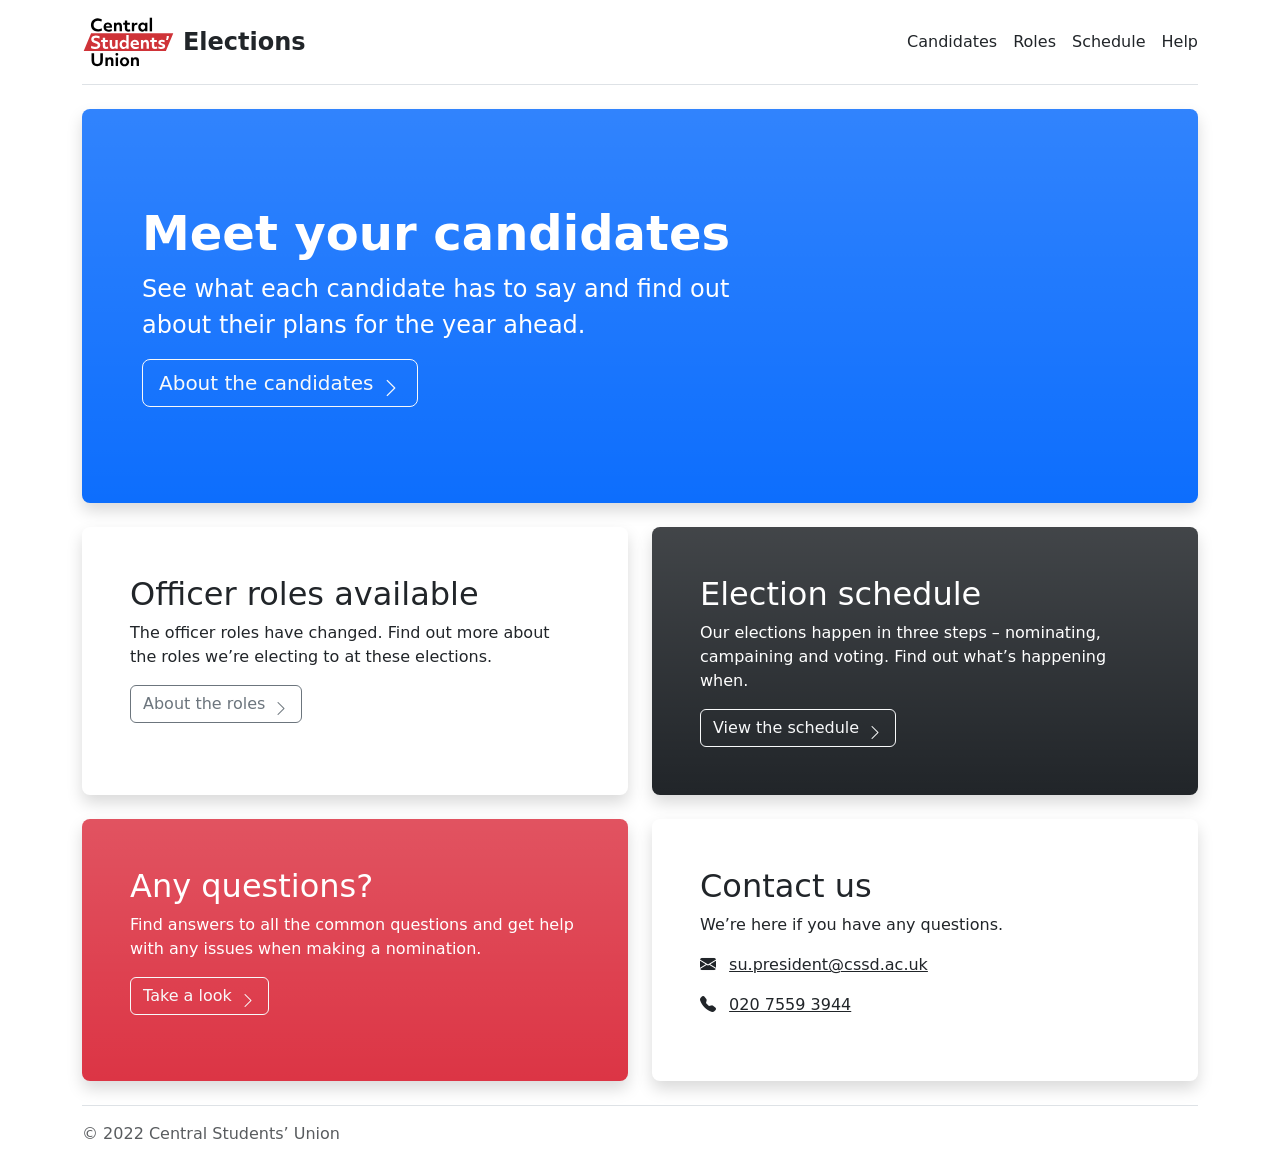
<file: index.html>
<!doctype html>
<html lang="en-GB">
	<head>
		<!-- Core meta tags -->
		<meta charset="utf-8">
		<meta name="viewport" content="width=device-width, initial-scale=1">
		<!-- Structured data tags -->
		<title>Central Students’ Union Elections</title>
		<meta name="description" content="Your one stop shop for information and updates on elections for Central Students’ Union.">
		<meta name="author" content="Central Students’ Union">
		<meta property="og:title" content="Central Students’ Union Elections">
		<meta property="og:description" content="Your one stop shop for information and updates on elections for Central Students’ Union.">
		<meta property="og:url" content="https://elections.centralsu.com">
		<meta property="og:locale" content="en_GB">
		<meta property="og:image" content="https://elections.centralsu.com/structured_data/open_graph_logo.png">
		<meta property="og:type" content="website">
		<meta property="og:site_name" content="Central Students’ Union Elections">
		<link rel="canonical" href="https://elections.centralsu.com">
		<link rel="mask-icon" href="structured_data/safari_pinned_tab.svg" color="#dd0613">
		<meta name="apple-mobile-web-app-title" content="Elections">
		<meta name="application-name" content="Elections">
		<!--CSS -->
		<link rel="stylesheet" type="text/css" href="https://cdn.jsdelivr.net/npm/bootstrap@5.1.1/dist/css/bootstrap.min.css" integrity="sha384-F3w7mX95PdgyTmZZMECAngseQB83DfGTowi0iMjiWaeVhAn4FJkqJByhZMI3AhiU" crossorigin="anonymous">
		<link rel="stylesheet" type="text/css" href="https://cdn.jsdelivr.net/npm/bootstrap-icons@1.5.0/font/bootstrap-icons.css">
		<link rel="stylesheet" type="text/css" href="css/style.css">
		<!--Analytics-->
		<script async src="https://www.googletagmanager.com/gtag/js?id=G-0QRQL60HGV"></script>
		<script>
			window.dataLayer = window.dataLayer || [];
			function gtag(){dataLayer.push(arguments);}
			gtag('js', new Date());
			gtag('config', 'G-0QRQL60HGV');
		</script>
	</head>
	<body>
		<main>
			<div class="container py-3">
				<header class="d-flex flex-column flex-md-row align-items-center pb-3 mb-4 border-bottom">
					<a href="https://elections.centralsu.com" class="d-flex align-items-center text-dark text-decoration-none">
						<img src="images/csu-logo.svg" onerror="this.src='images/csu-logo.png'" height="52px" alt="Central Students’ Union" class="d-inline-block align-text-top me-2">
						<span class="fs-4 fw-bold cone-icon-text">Elections</span>
					</a>
					<nav class="d-inline-flex mt-2 mt-md-0 ms-md-auto">
						<a class="me-3 py-2 text-dark text-decoration-none" href="candidates">Candidates</a>
						<a class="me-3 py-2 text-dark text-decoration-none" href="roles">Roles</a>
						<a class="me-3 py-2 text-dark text-decoration-none" href="schedule">Schedule</a>
						<!--<a class="me-3 py-2 text-dark text-decoration-none" href="results">Results</a>-->
						<a class="py-2 text-dark text-decoration-none" href="help">Help</a>
					</nav>
				</header>
				<!--<div class="alert alert-warning" role="alert">
					<h4 class="alert-heading">Surge testing</h4>
					<p>A new variant of coronavirus has been found in some areas of London.</p>
					<p>Everyone who lives in, works in, or travels through the boroughs of <a href="https://beta.lambeth.gov.uk/enhanced-coronavirus-covid-19-testing-lambeth" target="_blank" class="alert-link">Lambeth</a> or <a href="https://www.wandsworth.gov.uk/health-and-social-care/public-health/coronavirus/surge-testing" target="_blank" class="alert-link">Wandsworth</a> is strongly encouraged to take a PCR test. You should get a test even if you don’t have any symptoms.</p>
				</div>-->

				<div class="p-5 mb-4 text-white bg-primary bg-gradient rounded-3 shadow">
					<div class="container-fluid py-5">
						<h1 class="display-5 fw-bold">Meet your candidates</h1>
						<p class="col-md-8 fs-4">See what each candidate has to say and find out about their plans for the year ahead.</p>
						<a href="candidates" class="btn btn-outline-light btn-lg icon-link icon-link-fwd position-relative">
							About the candidates
							<i class="bi bi-chevron-right"></i>
							<!--<span class="position-absolute top-0 start-100 translate-middle badge rounded-pill bg-danger">
								Limited
								<span class="visually-hidden">availability</span>
							</span>-->
						</a>
					</div>
				</div>

				<div class="row align-items-md-stretch">
					<div class="col-md-6 mb-4 mb-md-0">
						<div class="h-100 p-5 bg-body rounded-3 shadow">
							<h2>Officer roles available</h2>
							<p>The officer roles have changed. Find out more about the roles we’re electing to at these elections.</p>
							<a href="roles" class="btn btn-outline-secondary icon-link icon-link-fwd">
								About the roles
								<i class="bi bi-chevron-right"></i>
							</a>
						</div>
					</div>

					<div class="col-md-6">
						<div class="h-100 p-5 text-white bg-dark bg-gradient rounded-3 shadow">
							<h2>Election schedule</h2>
							<p>Our elections happen in three steps – nominating, campaining and voting. Find out what’s happening when.</p>
							<a href="schedule" class="btn btn-outline-light icon-link icon-link-fwd">
								View the schedule
								<i class="bi bi-chevron-right"></i>
							</a>
						</div>
					</div>
					<!--<div class="col-md-6">
						<div class="h-100 p-5 bg-body rounded-3 shadow">
							<h2>Meet your candidates</h2>
							<p>See what each candidate has to say and find out about their plans for the year ahead.</p>
							<a href="candidates" class="btn btn-outline-secondary icon-link icon-link-fwd">
								About the candidates
								<i class="bi bi-chevron-right"></i>
							</a>
						</div>
					</div>-->
				</div>
				<br>

				<div class="row align-items-md-stretch">
					<div class="col-md-6 mb-4 mb-md-0">
						<div class="h-100 p-5 text-white bg-danger bg-gradient rounded-3 shadow">
							<h2>Any questions?</h2>
							<p>Find answers to all the common questions and get help with any issues when making a nomination.</p>
							<a href="help" class="btn btn-outline-light icon-link icon-link-fwd">
								Take a look
								<i class="bi bi-chevron-right"></i>
							</a>
						</div>
					</div>
					<div class="col-md-6">
						<div class="h-100 p-5 bg-body rounded-3 shadow">
							<h2>Contact us</h2>
							<p>We’re here if you have any questions.</p>
							<p><i class="bi bi-envelope-fill me-2"></i> <a href="mailto:su.president@cssd.ac.uk?subject=Elections" class="text-reset">su.president@cssd.ac.uk</a></p>
							<p><i class="bi bi-telephone-fill me-2"></i> <a href="tel:+442075593944" class="text-reset">020 7559 3944</a></p>
						</div>
					</div>
				</div>
				<footer class="d-flex flex-wrap justify-content-between align-items-center pt-3 mt-4 text-muted border-top">
					<div class="col-md-4 d-flex align-items-center">
						&copy; 2022 Central Students’ Union
					</div>
					<!--<div class="col-md-2 justify-content-end d-flex">
						<img src="images/dominos_logo.png" alt="The Domino’s Pizza logo" height="32px">
					</div>-->
				</footer>
			</div>
		</main>
		<!-- JS import -->
		<script src="https://cdn.jsdelivr.net/npm/bootstrap@5.0.0-beta3/dist/js/bootstrap.bundle.min.js" integrity="sha384-JEW9xMcG8R+pH31jmWH6WWP0WintQrMb4s7ZOdauHnUtxwoG2vI5DkLtS3qm9Ekf" crossorigin="anonymous"></script>
	</body>
</html>
</file>
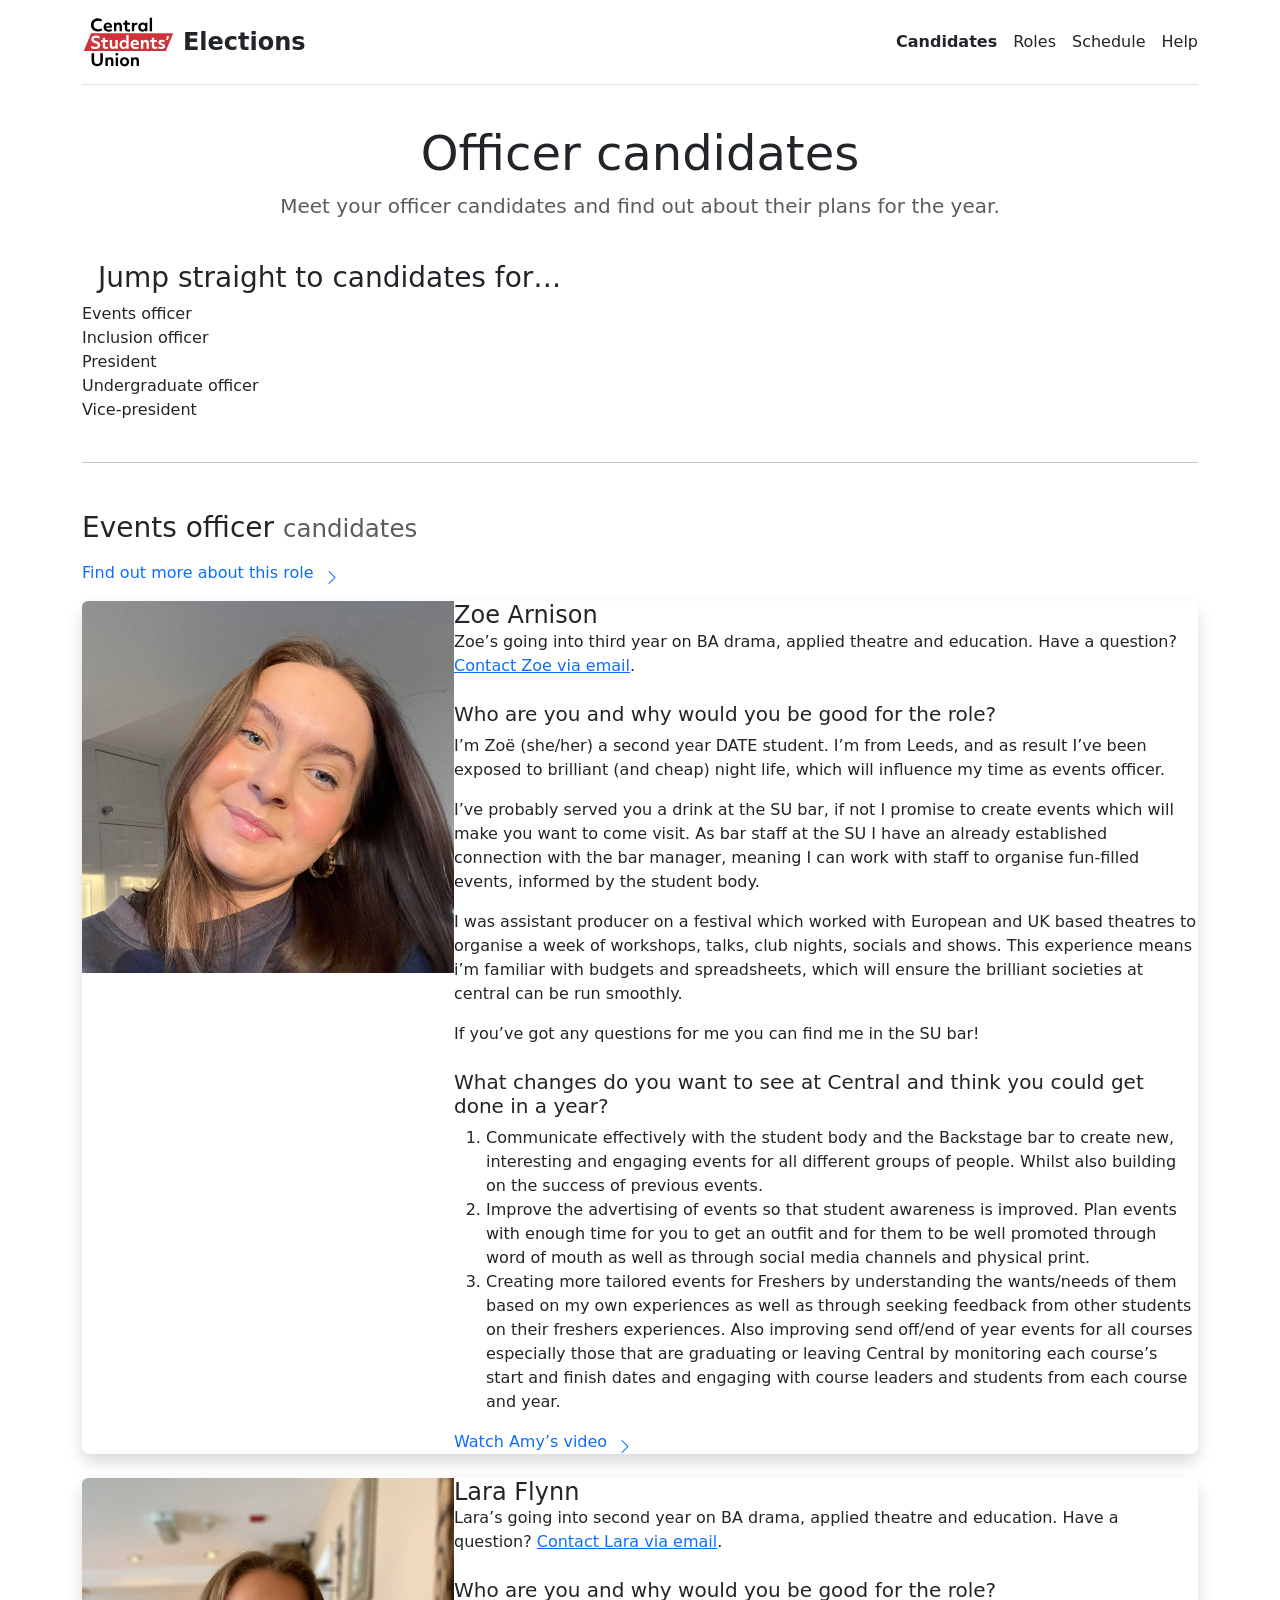
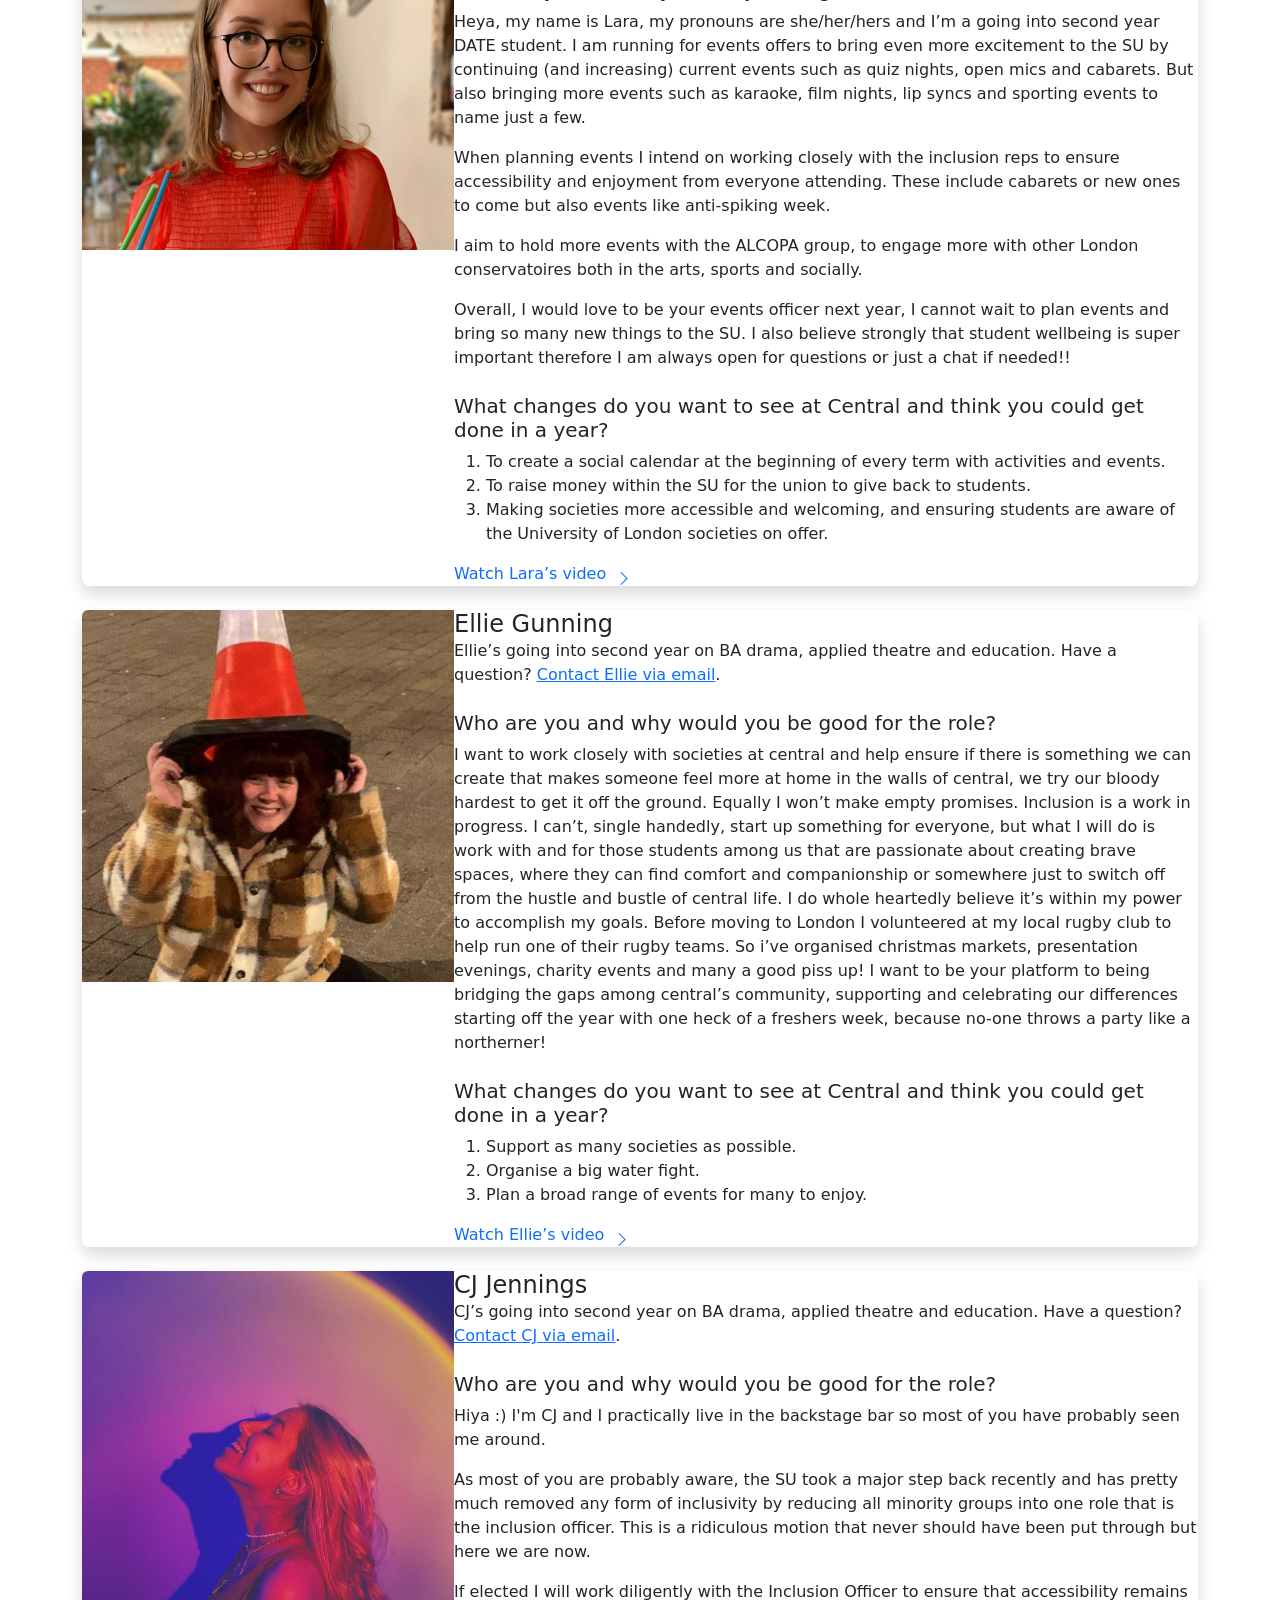
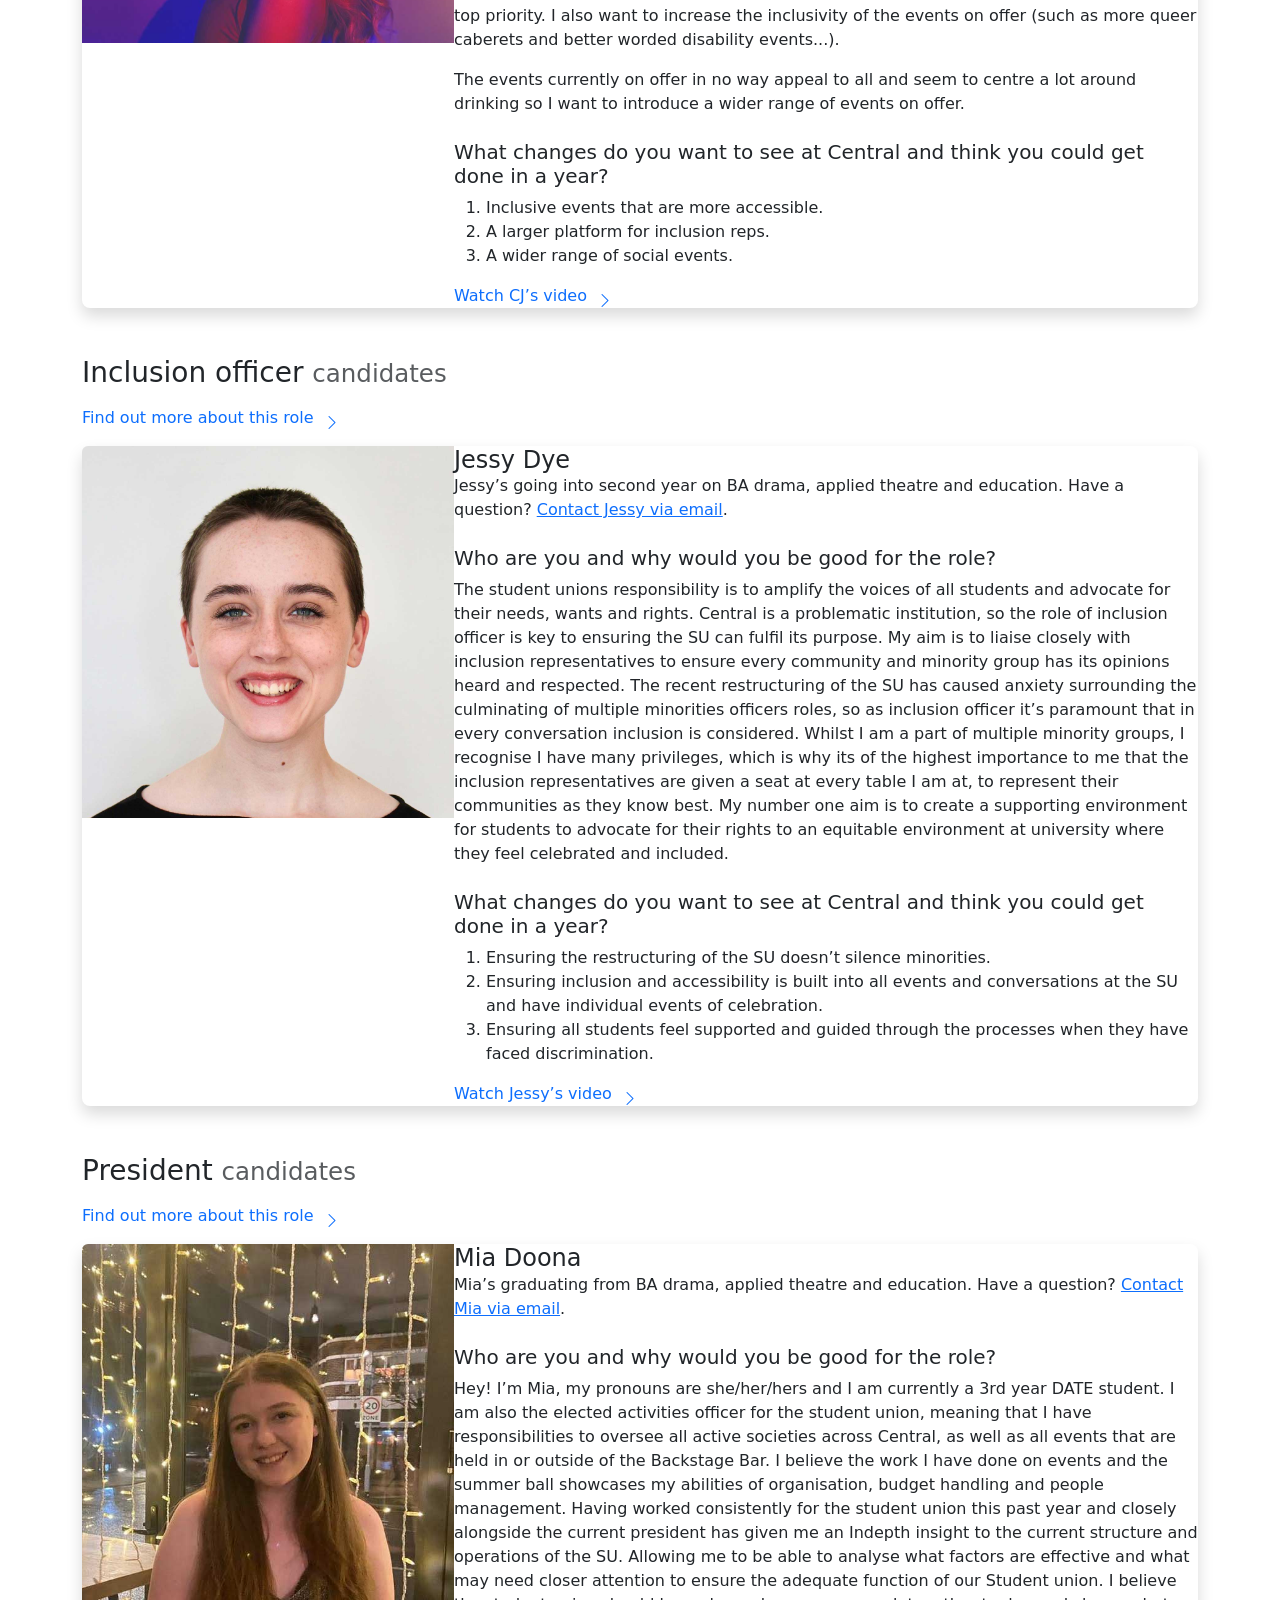
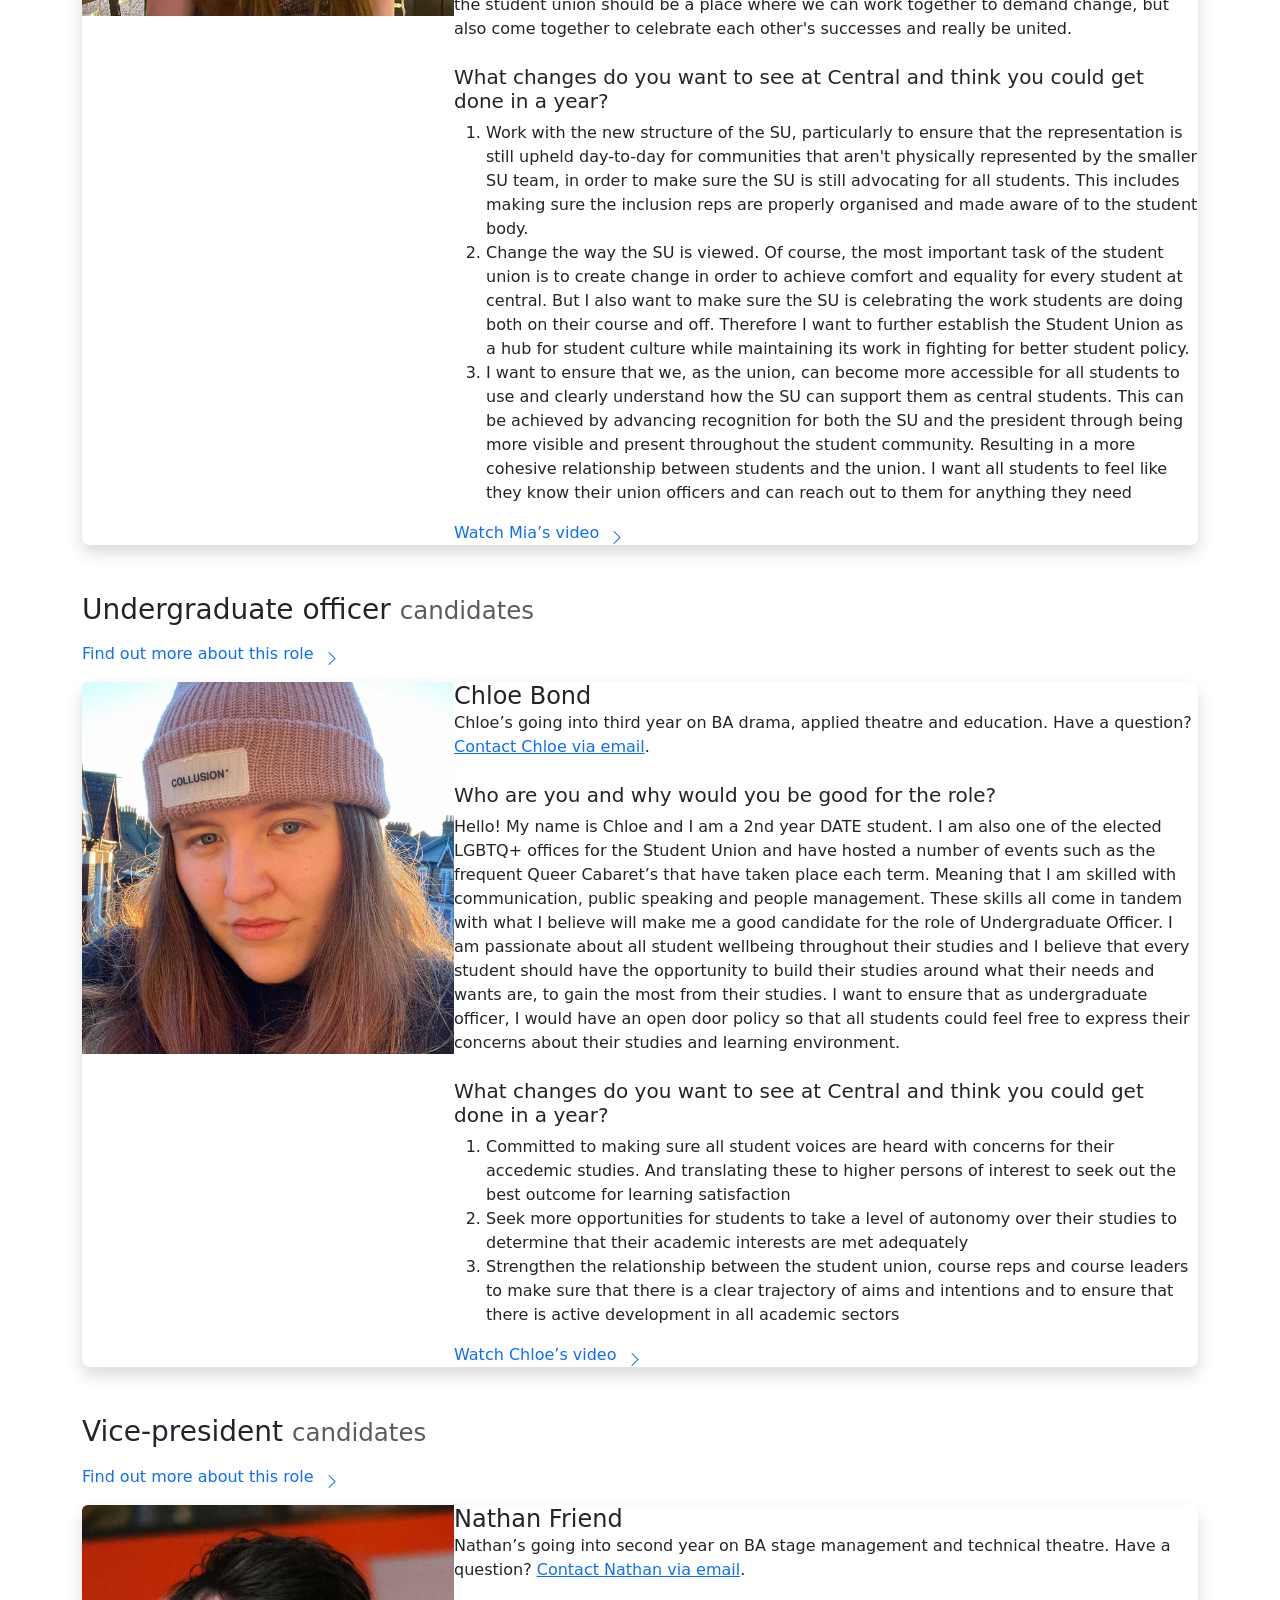
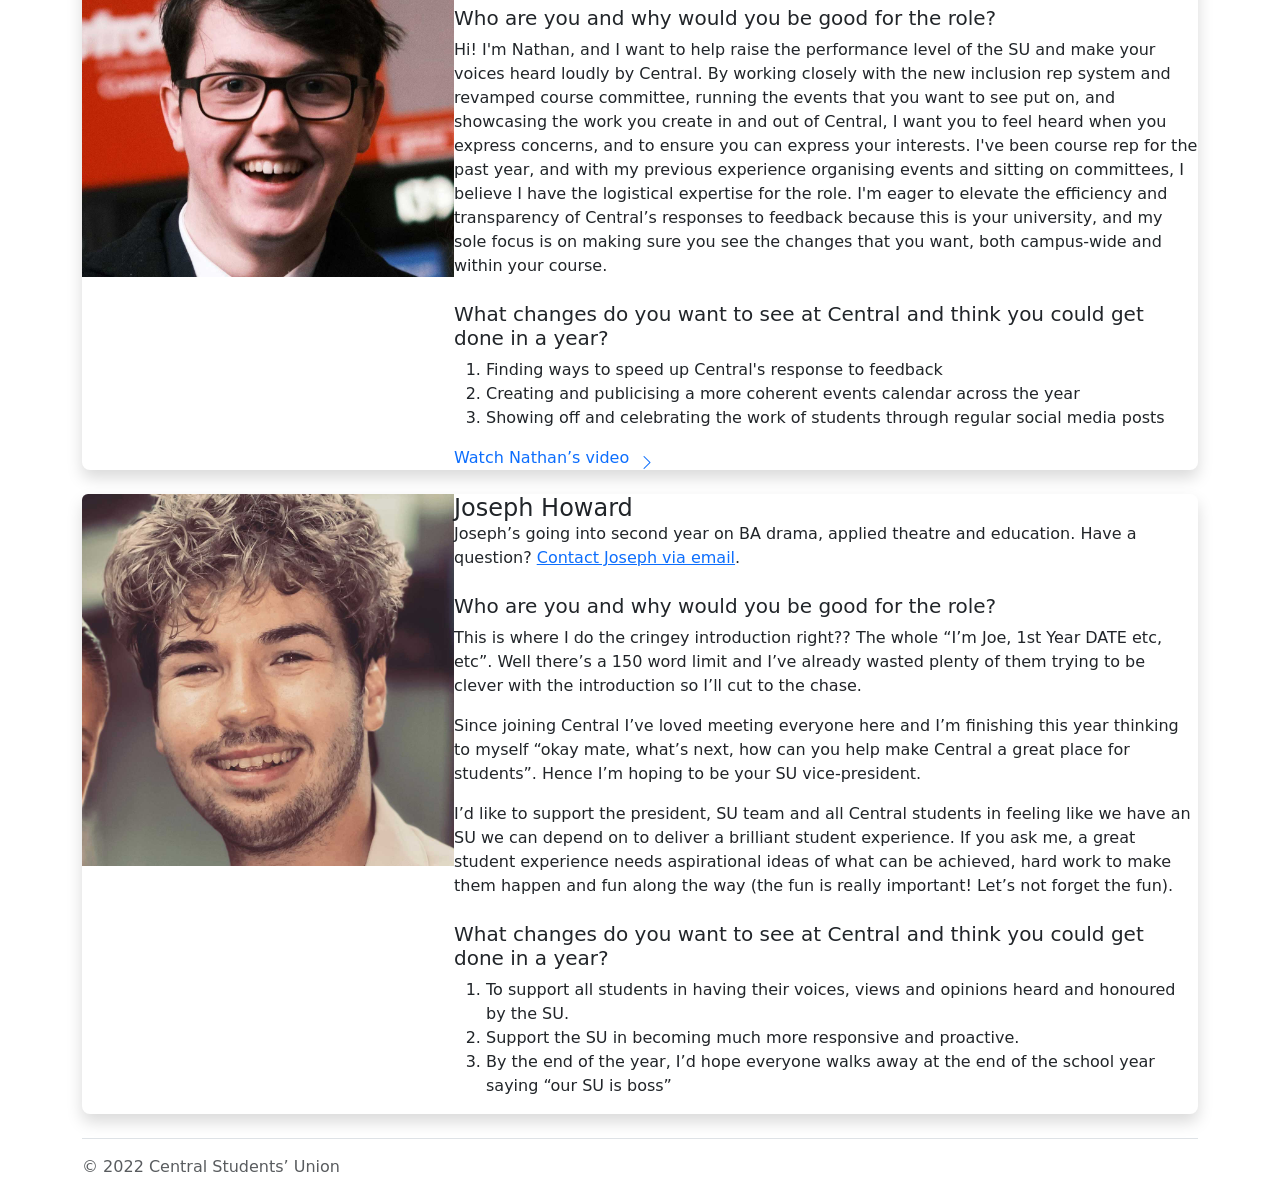
<file: candidates.html>
<!doctype html>
<html lang="en-GB">
	<head>
		<!-- Core meta tags -->
		<meta charset="utf-8">
		<meta name="viewport" content="width=device-width, initial-scale=1">
		<!-- Structured data tags -->
		<title>Candidates – Central Students’ Union Elections</title>
		<meta name="description" content="Your one stop shop for information and updates on elections for Central Students’ Union.">
		<meta name="author" content="Central Students’ Union">
		<meta property="og:title" content="Candidates">
		<meta property="og:description" content="Your one stop shop for information and updates on elections for Central Students’ Union.">
		<meta property="og:url" content="https://elections.centralsu.com">
		<meta property="og:locale" content="en_GB">
		<meta property="og:image" content="https://elections.centralsu.com/structured_data/open_graph_logo.png">
		<meta property="og:type" content="website">
		<meta property="og:site_name" content="Central Students’ Union Elections">
		<link rel="canonical" href="https://elections.centralsu.com">
		<link rel="mask-icon" href="structured_data/safari_pinned_tab.svg" color="#dd0613">
		<meta name="apple-mobile-web-app-title" content="Elections">
		<meta name="application-name" content="Elections">
		<!--CSS -->
		<link rel="stylesheet" type="text/css" href="https://cdn.jsdelivr.net/npm/bootstrap@5.1.1/dist/css/bootstrap.min.css" integrity="sha384-F3w7mX95PdgyTmZZMECAngseQB83DfGTowi0iMjiWaeVhAn4FJkqJByhZMI3AhiU" crossorigin="anonymous">
		<link rel="stylesheet" type="text/css" href="https://cdn.jsdelivr.net/npm/bootstrap-icons@1.5.0/font/bootstrap-icons.css">
		<link rel="stylesheet" type="text/css" href="css/style.css">
		<!--Analytics-->
		<script async src="https://www.googletagmanager.com/gtag/js?id=G-0QRQL60HGV"></script>
		<script>
			window.dataLayer = window.dataLayer || [];
			function gtag(){dataLayer.push(arguments);}
			gtag('js', new Date());
			gtag('config', 'G-0QRQL60HGV');
		</script>
	</head>
	<body>
		<main>
			<div class="container py-3">
				<header class="d-flex flex-column flex-md-row align-items-center pb-3 mb-4 border-bottom">
					<a href="https://elections.centralsu.com" class="d-flex align-items-center text-dark text-decoration-none">
						<img src="images/csu-logo.svg" onerror="this.src='images/csu-logo.png'" height="52px" alt="Central Students’ Union" class="d-inline-block align-text-top me-2">
						<span class="fs-4 fw-bold cone-icon-text">Elections</span>
					</a>
					<nav class="d-inline-flex mt-2 mt-md-0 ms-md-auto">
						<a class="me-3 py-2 text-dark text-decoration-none fw-bold active" href="candidates">Candidates</a>
						<a class="me-3 py-2 text-dark text-decoration-none" href="roles">Roles</a>
						<a class="me-3 py-2 text-dark text-decoration-none" href="schedule">Schedule</a>
						<!--<a class="me-3 py-2 text-dark text-decoration-none" href="results">Results</a>-->
						<a class="py-2 text-dark text-decoration-none" href="help">Help</a>
					</nav>
				</header>
				<!--<div class="alert alert-warning" role="alert">
					<h4 class="alert-heading">Surge testing</h4>
					<p>A new variant of coronavirus has been found in some areas of London.</p>
					<p>Everyone who lives in, works in, or travels through the boroughs of <a href="https://beta.lambeth.gov.uk/enhanced-coronavirus-covid-19-testing-lambeth" target="_blank" class="alert-link">Lambeth</a> or <a href="https://www.wandsworth.gov.uk/health-and-social-care/public-health/coronavirus/surge-testing" target="_blank" class="alert-link">Wandsworth</a> is strongly encouraged to take a PCR test. You should get a test even if you don’t have any symptoms.</p>
				</div>-->

				<div class="pricing-header p-3 pb-md-4 mx-auto text-center">
					<h2 class="display-5 fw-normal">Officer candidates</h1>
					<p class="fs-5 text-muted">Meet your officer candidates and find out about their plans for the year.</p>
				</div>

				<h3 class="px-3">Jump straight to candidates for…</h3>
				<div class="row row-cols-1 d-flex align-items-start mb-4">
					<div class="col">
						<ul class="list-unstyled">
							<li><a href="#events" class="nav-link">Events officer</a></li>
							<li><a href="#inclusion" class="nav-link">Inclusion officer</a></li>
							<li><a href="#president" class="nav-link">President</a></li>
							<li><a href="#undergraduate" class="nav-link">Undergraduate officer</a></li>
							<li><a href="#vicepresident" class="nav-link">Vice-president</a></li>
						</ul>
					</div>
				</div>

				<hr class="my-4">

				<h3 class="mt-5 mb-3" id="events">Events officer <small class="text-muted">candidates</small></h3>
				<p><a href="roles#events" class="text-decoration-none icon-link icon-link-fwd">Find out more about this role<i class="bi bi-chevron-right ms-1"></i></a></p>
				<div class="mb-4 rounded-3 shadow" id="arnison">
					<div class="row g-0">
						<div class="col-md-4">
							<img src="images/arnison.jpg" class="img-fluid rounded-start do-not-round-bottom-start-corner" alt="A photo of Zoe Arnison">
						</div>
						<div class="col-md-8">
							<div class="card-body">
								<h4 class="card-title">Zoe Arnison</h4>
								<p class="card-text">Zoe’s going into third year on BA drama, applied theatre and education. Have a question? <a href="mailto:zoe.arnison@cssd.ac.uk?subject=Candidate question">Contact Zoe via email</a>.</p>
								<h5 class="card-text mt-4">Who are you and why would you be good for the role?</h6>
								<p class="card-text">I’m Zoë (she/her) a second year DATE student. I’m from Leeds, and as result I’ve been exposed to brilliant (and cheap) night life, which will influence my time as events officer.</p>
								<p class="card-text">I’ve probably served you a drink at the SU bar, if not I promise to create events which will make you want to come visit. As bar staff at the SU I have an already established connection with the bar manager, meaning I can work with staff to organise fun-filled events, informed by the student body.</p>
								<p class="card-text">I was assistant producer on a festival which worked with European and UK based theatres to organise a week of workshops, talks, club nights, socials and shows. This experience means i’m familiar with budgets and spreadsheets, which will ensure the brilliant societies at central can be run smoothly.</p>
								<p class="card-text">If you’ve got any questions for me you can find me in the SU bar!</p>
								<h5 class="card-text mt-4">What changes do you want to see at Central and think you could get done in a year?</h6>
								<ol>
									<li>Communicate effectively with the student body and the Backstage bar to create new, interesting and engaging events for all different groups of people. Whilst also building on the success of previous events.</li>
									<li>Improve the advertising of events so that student awareness is improved. Plan events with enough time for you to get an outfit and for them to be well promoted through word of mouth as well as through social media channels and physical print.</li>
									<li>Creating more tailored events for Freshers by understanding the wants/needs of them based on my own experiences as well as through seeking feedback from other students on their freshers experiences. Also improving send off/end of year events for all courses especially those that are graduating or leaving Central by monitoring each course’s start and finish dates and engaging with course leaders and students from each course and year.</li>
								</ol>
								<p class="card-text"><a href="https://www.youtube.com/watch?v=83a9ZTJETww&list=PLAGO8g_Q-keZrMTTp6h9tVfPGHzVX3-3H&index=1" target="_blank" class="text-decoration-none icon-link icon-link-fwd">Watch Amy’s video<i class="bi bi-chevron-right ms-1"></i></a></p>
							</div>
						</div>
					</div>
				</div>

				<div class="mb-4 rounded-3 shadow" id="flynn">
					<div class="row g-0">
						<div class="col-md-4">
							<img src="images/flynn.jpg" class="img-fluid rounded-start do-not-round-bottom-start-corner" alt="A photo of Lara Flynn">
						</div>
						<div class="col-md-8">
							<div class="card-body">
								<h4 class="card-title">Lara Flynn</h4>
								<p class="card-text">Lara’s going into second year on BA drama, applied theatre and education. Have a question? <a href="mailto:lara.flynn@cssd.ac.uk?subject=Candidate question">Contact Lara via email</a>.</p>
								<h5 class="card-text mt-4">Who are you and why would you be good for the role?</h6>
								<p class="card-text">Heya, my name is Lara, my pronouns are she/her/hers and I’m a going into second year DATE student. I am running for events offers to bring even more excitement to the SU by continuing (and increasing) current events such as quiz nights, open mics and cabarets. But also bringing more events such as karaoke, film nights, lip syncs and sporting events to name just a few. </p>
								<p class="card-text">When planning events I intend on working closely with the inclusion reps to ensure accessibility and enjoyment from everyone attending. These include cabarets or new ones to come but also events like anti-spiking week. </p>
								<p class="card-text">I aim to hold more events with the ALCOPA group, to engage more with other London conservatoires both in the arts, sports and socially. </p>
								<p class="card-text">Overall, I would love to be your events officer next year, I cannot wait to plan events and bring so many new things to the SU. I also believe strongly that student wellbeing is super important therefore I am always open for questions or just a chat if needed!! </p>
								<h5 class="card-text mt-4">What changes do you want to see at Central and think you could get done in a year?</h6>
								<ol>
									<li>To create a social calendar at the beginning of every term with activities and events.</li>
									<li>To raise money within the SU for the union to give back to students.</li>
									<li>Making societies more accessible and welcoming, and ensuring students are aware of the University of London societies on offer.</li>
								</ol>
								<p class="card-text"><a href="https://www.youtube.com/watch?v=2XBVPyB-0ZU&list=PLAGO8g_Q-keZrMTTp6h9tVfPGHzVX3-3H&index=3" target="_blank" class="text-decoration-none icon-link icon-link-fwd">Watch Lara’s video<i class="bi bi-chevron-right ms-1"></i></a></p>
							</div>
						</div>
					</div>
				</div>

				<div class="mb-4 rounded-3 shadow" id="gunning">
					<div class="row g-0">
						<div class="col-md-4">
							<img src="images/gunning.jpg" class="img-fluid rounded-start do-not-round-bottom-start-corner" alt="A photo of Ellie Gunning">
						</div>
						<div class="col-md-8">
							<div class="card-body">
								<h4 class="card-title">Ellie Gunning</h4>
								<p class="card-text">Ellie’s going into second year on BA drama, applied theatre and education. Have a question? <a href="mailto:ellie.gunning@cssd.ac.uk?subject=Candidate question">Contact Ellie via email</a>.</p>
								<h5 class="card-text mt-4">Who are you and why would you be good for the role?</h6>
								<p class="card-text">I want to work closely with societies at central and help ensure if there is something we can create that makes someone feel more at home in the walls of central, we try our bloody hardest to get it off the ground. Equally I won’t make empty promises. Inclusion is a work in progress. I can’t, single handedly, start up something for everyone, but what I will do is work with and for those students among us that are passionate about creating brave spaces, where they can find comfort and companionship or somewhere just to switch off from the hustle and bustle of central life. I do whole heartedly believe it’s within my power to accomplish my goals. Before moving to London I volunteered at my local rugby club to help run one of their rugby teams. So i’ve organised christmas markets, presentation evenings, charity events and many a good piss up! I want to be your platform to being bridging the gaps among central’s community, supporting and celebrating our differences starting off the year with one heck of a freshers week, because no-one throws a party like a northerner! </p>
								<h5 class="card-text mt-4">What changes do you want to see at Central and think you could get done in a year?</h6>
								<ol>
									<li>Support as many societies as possible. </li>
									<li>Organise a big water fight. </li>
									<li>Plan a broad range of events for many to enjoy. </li>
								</ol>
								<p class="card-text"><a href="https://www.youtube.com/watch?v=QLnECAqQ1d0&list=PLAGO8g_Q-keZrMTTp6h9tVfPGHzVX3-3H&index=3" target="_blank" class="text-decoration-none icon-link icon-link-fwd">Watch Ellie’s video<i class="bi bi-chevron-right ms-1"></i></a></p>
							</div>
						</div>
					</div>
				</div>

				<div class="mb-4 rounded-3 shadow" id="jennings">
					<div class="row g-0">
						<div class="col-md-4">
							<img src="images/jennings.jpg" class="img-fluid rounded-start do-not-round-bottom-start-corner" alt="A photo of CJ Jennings">
						</div>
						<div class="col-md-8">
							<div class="card-body">
								<h4 class="card-title">CJ Jennings</h4>
								<p class="card-text">CJ’s going into second year on BA drama, applied theatre and education. Have a question? <a href="mailto:cordelia.lightfoot-jennings@cssd.ac.uk?subject=Candidate question">Contact CJ via email</a>.</p>
								<h5 class="card-text mt-4">Who are you and why would you be good for the role?</h6>
								<p class="card-text">Hiya :) I'm CJ and I practically live in the backstage bar so most of you have probably seen me around. </p>
								<p class="card-text">As most of you are probably aware, the SU took a major step back recently and has pretty much removed any form of inclusivity by reducing all minority groups into one role that is the inclusion officer. This is a ridiculous motion that never should have been put through but here we are now. </p>
								<p class="card-text">If elected I will work diligently with the Inclusion Officer to ensure that accessibility remains top priority. I also want to increase the inclusivity of the events on offer (such as more queer caberets and better worded disability events...). </p>
								<p class="card-text">The events currently on offer in no way appeal to all and seem to centre a lot around drinking so I want to introduce a wider range of events on offer. </p>
								<h5 class="card-text mt-4">What changes do you want to see at Central and think you could get done in a year?</h6>
								<ol>
									<li>Inclusive events that are more accessible.</li>
									<li>A larger platform for inclusion reps.</li>
									<li>A wider range of social events.</li>
								</ol>
								<p class="card-text"><a href="https://www.youtube.com/watch?v=RwdWWKuyf2s&list=PLAGO8g_Q-keZrMTTp6h9tVfPGHzVX3-3H&index=4" target="_blank" class="text-decoration-none icon-link icon-link-fwd">Watch CJ’s video<i class="bi bi-chevron-right ms-1"></i></a></p>
							</div>
						</div>
					</div>
				</div>

				<!--<div class="row row-cols-1 row-cols-md-2 mb-3" data-masonry='{"percentPosition": true }'>
					<div class="col">
						<div class="mb-4 rounded-3 shadow">
							<img src="images/activities.svg" alt="Refreshers wristbands" class="card-img-top">
							<div class="card-body">
								<h4 class="card-title">Mia Doona & Kate Poppy</h4>
								<p>Mia and Kate are third year students on BA drama, applied theatre and education. Have a question? <a href="mailto:mia.doona@cssd.ac.uk?subject=Candidate question">Contact Mia</a> or <a href="mailto:kate.batcheler@cssd.ac.uk?subject=Candidate question">Kate via email</a>.</p>
								<h5>Aims for the year</h5>
								<ul>
									<li><strong>Start something new:</strong> To ask the student body what new societies they would like to see and work collaboratively in the creation of them</li>
									<li><strong>Creating communities:</strong> Work with other officers on creating events to repair the community within Central</li>
									<li><strong>Back to normal:</strong> To get the societies that existed pre-COVID up and running again</li>
									<li><strong>Keeping going:</strong> Ensure all societies have prolonged success by remaining in close contact with the presidents</li>
									<li><strong>Spreading the word:</strong> Have a key focus on advertising and promoting societies</li>
								</ul>
								<p>Hey! We’re Mia and Kate, pronouns both she/her! We’re aware that life at a drama school can be full on, demanding and full of many hours spent slaving away in a studio. We believe there needs to be some respite from this; some time that is spent doing something else that we enjoy, but doing it purely for fun! The societies at Central have the potential to be that respite for students, and we want to make them more of a priority within the school.<br><br>
								Societies are a place where any course and year can come together and dedicate time to something where there is a mutual enjoyment. We are aware that there is often a divide between courses and that was made even more prominent in the last year with the COVID pandemic. Each course had been physically made to stay apart from each other for over a year, and we want to help integrate everybody again. These societies can massively help with getting people to meet each other and create connections between courses. We have seen through working with the football team this year that these societies have the potential to create new connections and friendships, in this instance, between the players and supporters. We want to make sure that this support remains throughout the season, as well as getting the netball team up and running again, and to make sure they have an equal amount of support!<br><br>
								We also recognise that the societies often don’t have much advertisement, therefore not many people know what is on offer and don’t get to make the most of them. We want to make sure everybody knows what is available and we also want students to be able to come to us and propose other societies that they would like; we will be here to support them and help them get started!</p>
							</div>
							<div class="card-footer text-muted">Proposed by Felix Kai</div>
						</div>
					</div>
					<div class="col">
						<div class="mb-4 rounded-3 shadow">
							<img src="images/activities.svg" alt="Refreshers wristbands" class="card-img-top">
							<div class="card-body">
								<h4 class="card-title">CJ Jennings</h4>
								<p>CJ is a first year student on BA drama, applied theatre and education. Have a question? <a href="mailto:cordelia.lightfoot-jennings@cssd.ac.uk?subject=Candidate question">Contact CJ via email</a>.</p>
								<h5>Aims for the year</h5>
								<ul>
									<li>Increased accessibility</li>
									<li>Promotion of creative opportunities</li>
									<li>Connectivity</li>
									<li>Encouragement of sustainability</li>
									<li>Making the most of our time at Central</li>
								</ul>
								<p>Hi everyone! I’m CJ and I will be runinng for the role of activities officer.<br><br>
								Before we get onto the more serious manifesto points I’ll tell you three random racts that you don’t need to know;<br><br>
								- I refuse the watch Christmas films before November (proper bad luck I promise)<br>
								- I did baby hiphop and won world with a cheeky little Beyonce piece<br>
								- I used to drive a yellow Corsa that set on fire while I was driving it (always check you coolant fluid kids)<br><br>
								Unnecessary but the more you know, I guess.<br><br>
								Now, more than ever, the positive mental wellbeing of students should be of top priority and so I aim to promote connectivity at Central. I want to create a space in which everyone has the opportunity to feel heard.<br><br>
								I wish to work with the Environments Officer to encourage sustainability – even small changes can make a huge difference.<br><br>
								Increased accessibility is so important and so I want to try and ensure all students feel that there are options which they truly wish to participate in. This is an ideal time in our lives to try new things in a forward-thinking environment that could shape who we become.<br><br>
								I want to promote new creative experiences that are unique to Central. We are all in this together and so I wan to be a point of contact for anyone with an idea for a new society, event or charity fundraiser so that everyone has a chance to communicate their ideas.<br><br>
								The next 3+ years of our life are so excitign and so I want to contribute to this by providing an outlet from all our hard work where we can simply make the most of it all.<br><br>
								One point that has recently come to the attention of the media is the increased rates of spiking in clubs and the dangerous methods of spiking now occuring. For everyone’s saety I think this point needs to be addressed and so I want to increase awareness and discover new prevention methods so that we can all enjoy nightlife without fearing for our safety. This is a very important matter to me and so if elected, it will be one of my first points made.<br><br>
								Thanks for reading :)<br>
								CJ</p>
							</div>
							<div class="card-footer text-muted">Proposed by Phoebe Harwood</div>
						</div>
					</div>
				</div>-->


				<h3 class="mt-5 mb-3 " id="inclusion">Inclusion officer <small class="text-muted">candidates</small></h3>
				<p><a href="roles#inclusion" class="text-decoration-none icon-link icon-link-fwd">Find out more about this role<i class="bi bi-chevron-right ms-1"></i></a></p>
				<div class="mb-4 rounded-3 shadow" id="dye">
					<div class="row g-0">
						<div class="col-md-4">
							<img src="images/dye.jpg" class="img-fluid rounded-start do-not-round-bottom-start-corner" alt="A photo of Jessy Dye">
						</div>
						<div class="col-md-8">
							<div class="card-body">
								<h4 class="card-title">Jessy Dye</h4>
								<p class="card-text">Jessy’s going into second year on BA drama, applied theatre and education. Have a question? <a href="mailto:jessy.dye@cssd.ac.uk?subject=Candidate question">Contact Jessy via email</a>.</p>
								<h5 class="card-text mt-4">Who are you and why would you be good for the role?</h6>
								<p class="card-text">The student unions responsibility is to amplify the voices of all students and advocate for their needs, wants and rights. Central is a problematic institution, so the role of inclusion officer is key to ensuring the SU can fulfil its purpose. My aim is to liaise closely with inclusion representatives to ensure every community and minority group has its opinions heard and respected. The recent restructuring of the SU has caused anxiety surrounding the culminating of multiple minorities officers roles, so as inclusion officer it’s paramount that in every conversation inclusion is considered. Whilst I am a part of multiple minority groups, I recognise I have many privileges, which is why its of the highest importance to me that the inclusion representatives are given a seat at every table I am at, to represent their communities as they know best. My number one aim is to create a supporting environment for students to advocate for their rights to an equitable environment at university where they feel celebrated and included. </p>
								<h5 class="card-text mt-4">What changes do you want to see at Central and think you could get done in a year?</h6>
								<ol>
									<li>Ensuring the restructuring of the SU doesn’t silence minorities.</li>
									<li>Ensuring inclusion and accessibility is built into all events and conversations at the SU and have individual events of celebration.</li>
									<li>Ensuring all students feel supported and guided through the processes when they have faced discrimination.</li>
								</ol>
								<p class="card-text"><a href="https://www.youtube.com/watch?v=tRERAQfMuyk&list=PLAGO8g_Q-keZrMTTp6h9tVfPGHzVX3-3H&index=5" target="_blank" class="text-decoration-none icon-link icon-link-fwd">Watch Jessy’s video<i class="bi bi-chevron-right ms-1"></i></a></p>
							</div>
						</div>
					</div>
				</div>

				<h3 class="mt-5 mb-3" id="president">President <small class="text-muted">candidates</small></h3>
				<p><a href="roles#president" class="text-decoration-none icon-link icon-link-fwd">Find out more about this role<i class="bi bi-chevron-right ms-1"></i></a></p>
				<div class="mb-4 rounded-3 shadow" id="doona">
					<div class="row g-0">
						<div class="col-md-4">
							<img src="images/doona.jpg" class="img-fluid rounded-start do-not-round-bottom-start-corner" alt="A photo of Mia Doona">
						</div>
						<div class="col-md-8">
							<div class="card-body">
								<h4 class="card-title">Mia Doona</h4>
								<p class="card-text">Mia’s graduating from BA drama, applied theatre and education. Have a question? <a href="mailto:mia.doona@cssd.ac.uk?subject=Candidate question">Contact Mia via email</a>.</p>
								<h5 class="card-text mt-4">Who are you and why would you be good for the role?</h6>
								<p class="card-text">Hey! I’m Mia, my pronouns are she/her/hers and I am currently a 3rd year DATE student. I am also the elected activities officer for the student union, meaning that I have responsibilities to oversee all active societies across Central, as well as all events that are held in or outside of the Backstage Bar. I believe the work I have done on events and the summer ball showcases my abilities of organisation, budget handling and people management. Having worked consistently for the student union this past year and closely alongside the current president has given me an Indepth insight to the current structure and operations of the SU. Allowing me to be able to analyse what factors are effective and what may need closer attention to ensure the adequate function of our Student union. I believe the student union should be a place where we can work together to demand change, but also come together to celebrate each other's successes and really be united. </p>
								<h5 class="card-text mt-4">What changes do you want to see at Central and think you could get done in a year?</h6>
								<ol>
									<li>Work with the new structure of the SU, particularly to ensure that the representation is still upheld day-to-day for communities that aren't physically represented by the smaller SU team, in order to make sure the SU is still advocating for all students. This includes making sure the inclusion reps are properly organised and made aware of to the student body. </li>
									<li>Change the way the SU is viewed. Of course, the most important task of the student union is to create change in order to achieve comfort and equality for every student at central. But I also want to make sure the SU is celebrating the work students are doing both on their course and off. Therefore I want to further establish the Student Union as a hub for student culture while maintaining its work in fighting for better student policy. </li>
									<li>I want to ensure that we, as the union, can become more accessible for all students to use and clearly understand how the SU can support them as central students. This can be achieved by advancing recognition for both the SU and the president through being more visible and present throughout the student community. Resulting in a more cohesive relationship between students and the union. I want all students to feel like they know their union officers and can reach out to them for anything they need </li>
								</ol>
								<p class="card-text"><a href="https://www.youtube.com/watch?v=U-2QlpcHGJ4&list=PLAGO8g_Q-keZrMTTp6h9tVfPGHzVX3-3H&index=6" target="_blank" class="text-decoration-none icon-link icon-link-fwd">Watch Mia’s video<i class="bi bi-chevron-right ms-1"></i></a></p>
							</div>
						</div>
					</div>
				</div>

				<h3 class="mt-5 mb-3 " id="undergraduate">Undergraduate officer <small class="text-muted">candidates</small></h3>
				<p><a href="roles#undergraduate" class="text-decoration-none icon-link icon-link-fwd">Find out more about this role<i class="bi bi-chevron-right ms-1"></i></a></p>
				<div class="mb-4 rounded-3 shadow" id="bond">
					<div class="row g-0">
						<div class="col-md-4">
							<img src="images/bond.jpg" class="img-fluid rounded-start do-not-round-bottom-start-corner" alt="A photo of Chloe Bond">
						</div>
						<div class="col-md-8">
							<div class="card-body">
								<h4 class="card-title">Chloe Bond</h4>
								<p class="card-text">Chloe’s going into third year on BA drama, applied theatre and education. Have a question? <a href="mailto:chloe.bond@cssd.ac.uk?subject=Candidate question">Contact Chloe via email</a>.</p>
								<h5 class="card-text mt-4">Who are you and why would you be good for the role?</h6>
								<p class="card-text">Hello! My name is Chloe and I am a 2nd year DATE student. I am also one of the elected LGBTQ+ offices for the Student Union and have hosted a number of events such as the frequent Queer Cabaret’s that have taken place each term. Meaning that I am skilled with communication, public speaking and people management. These skills all come in tandem with what I believe will make me a good candidate for the role of Undergraduate Officer. I am passionate about all student wellbeing throughout their studies and I believe that every student should have the opportunity to build their studies around what their needs and wants are, to gain the most from their studies. I want to ensure that as undergraduate officer, I would have an open door policy so that all students could feel free to express their concerns about their studies and learning environment. </p>
								<h5 class="card-text mt-4">What changes do you want to see at Central and think you could get done in a year?</h6>
								<ol>
									<li>Committed to making sure all student voices are heard with concerns for their accedemic studies. And translating these to higher persons of interest to seek out the best outcome for learning satisfaction </li>
									<li>Seek more opportunities for students to take a level of autonomy over their studies to determine that their academic interests are met adequately </li>
									<li>Strengthen the relationship between the student union, course reps and course leaders to make sure that there is a clear trajectory of aims and intentions and to ensure that there is active development in all academic sectors </li>
								</ol>
								<p class="card-text"><a href="https://www.youtube.com/watch?v=aRUpkU6nbYo&list=PLAGO8g_Q-keZrMTTp6h9tVfPGHzVX3-3H&index=7" target="_blank" class="text-decoration-none icon-link icon-link-fwd">Watch Chloe’s video<i class="bi bi-chevron-right ms-1"></i></a></p>
							</div>
						</div>
					</div>
				</div>


				<h3 class="mt-5 mb-3 " id="vicepresident">Vice-president <small class="text-muted">candidates</small></h3>
				<p><a href="roles#vicepresident" class="text-decoration-none icon-link icon-link-fwd">Find out more about this role<i class="bi bi-chevron-right ms-1"></i></a></p>
				<div class="mb-4 rounded-3 shadow" id="friend">
					<div class="row g-0">
						<div class="col-md-4">
							<img src="images/friend.jpg" class="img-fluid rounded-start do-not-round-bottom-start-corner" alt="A photo of Nathan Friend">
						</div>
						<div class="col-md-8">
							<div class="card-body">
								<h4 class="card-title">Nathan Friend</h4>
								<p class="card-text">Nathan’s going into second year on BA stage management and technical theatre. Have a question? <a href="mailto:nathan.friend@cssd.ac.uk?subject=Candidate question">Contact Nathan via email</a>.</p>
								<h5 class="card-text mt-4">Who are you and why would you be good for the role?</h6>
								<p class="card-text">Hi! I'm Nathan, and I want to help raise the performance level of the SU and make your voices heard loudly by Central. By working closely with the new inclusion rep system and revamped course committee, running the events that you want to see put on, and showcasing the work you create in and out of Central, I want you to feel heard when you express concerns, and to ensure you can express your interests. I've been course rep for the past year, and with my previous experience organising events and sitting on committees, I believe I have the logistical expertise for the role. I'm eager to elevate the efficiency and transparency of Central’s responses to feedback because this is your university, and my sole focus is on making sure you see the changes that you want, both campus-wide and within your course. </p>
								<h5 class="card-text mt-4">What changes do you want to see at Central and think you could get done in a year?</h6>
								<ol>
									<li>Finding ways to speed up Central's response to feedback </li>
									<li>Creating and publicising a more coherent events calendar across the year </li>
									<li>Showing off and celebrating the work of students through regular social media posts </li>
								</ol>
								<p class="card-text"><a href="https://www.youtube.com/watch?v=9ihvzrQ5rLg&list=PLAGO8g_Q-keZrMTTp6h9tVfPGHzVX3-3H&index=8" target="_blank" class="text-decoration-none icon-link icon-link-fwd">Watch Nathan’s video<i class="bi bi-chevron-right ms-1"></i></a></p>
							</div>
						</div>
					</div>
				</div>

				<div class="mb-4 rounded-3 shadow" id="howard">
					<div class="row g-0">
						<div class="col-md-4">
							<img src="images/howard.jpg" class="img-fluid rounded-start do-not-round-bottom-start-corner" alt="A photo of Joseph Howard">
						</div>
						<div class="col-md-8">
							<div class="card-body">
								<h4 class="card-title">Joseph Howard</h4>
								<p class="card-text">Joseph’s going into second year on BA drama, applied theatre and education. Have a question? <a href="mailto:joseph.howard@cssd.ac.uk?subject=Candidate question">Contact Joseph via email</a>.</p>
								<h5 class="card-text mt-4">Who are you and why would you be good for the role?</h6>
								<p class="card-text">This is where I do the cringey introduction right?? The whole “I’m Joe, 1st Year DATE etc, etc”. Well there’s a 150 word limit and I’ve already wasted plenty of them trying to be clever with the introduction so I’ll cut to the chase.</p>
								<p class="card-text">Since joining Central I’ve loved meeting everyone here and I’m finishing this year thinking to myself “okay mate, what’s next, how can you help make Central a great place for students”. Hence I’m hoping to be your SU vice-president.</p>
								<p class="card-text">I’d like to support the president, SU team and all Central students in feeling like we have an SU we can depend on to deliver a brilliant student experience. If you ask me, a great student experience needs aspirational ideas of what can be achieved, hard work to make them happen and fun along the way (the fun is really important! Let’s not forget the fun).</p>
								<h5 class="card-text mt-4">What changes do you want to see at Central and think you could get done in a year?</h6>
								<ol>
									<li>To support all students in having their voices, views and opinions heard and honoured by the SU. </li>
									<li>Support the SU in becoming much more responsive and proactive. </li>
									<li>By the end of the year, I’d hope everyone walks away at the end of the school year saying “our SU is boss” </li>
								</ol>
							</div>
						</div>
					</div>
				</div>

				<!--<div class="mb-4">
					<div class="row g-0">
						<div class="col">
							<p class="fs-5">There were no nominations to the vice president for acting role.</p>
							<p class="fs-5">If you’d be interested in the role, <a href="mailto:su.president@cssd.ac.uk?VP acting role">contact the president</a>.</p>
						</div>
					</div>
				</div>-->

				<footer class="d-flex flex-wrap justify-content-between align-items-center pt-3 mt-4 text-muted border-top">
					<div class="col-md-4 d-flex align-items-center">
						&copy; 2022 Central Students’ Union
					</div>
					<!--<div class="col-md-2 justify-content-end d-flex">
						<img src="images/dominos_logo.png" alt="The Domino’s Pizza logo" height="32px">
					</div>-->
				</footer>
			</div>
		</main>
		<!-- JS import -->
		<script src="https://cdn.jsdelivr.net/npm/bootstrap@5.0.0-beta3/dist/js/bootstrap.bundle.min.js" integrity="sha384-JEW9xMcG8R+pH31jmWH6WWP0WintQrMb4s7ZOdauHnUtxwoG2vI5DkLtS3qm9Ekf" crossorigin="anonymous"></script>
	</body>
</html>
</file>
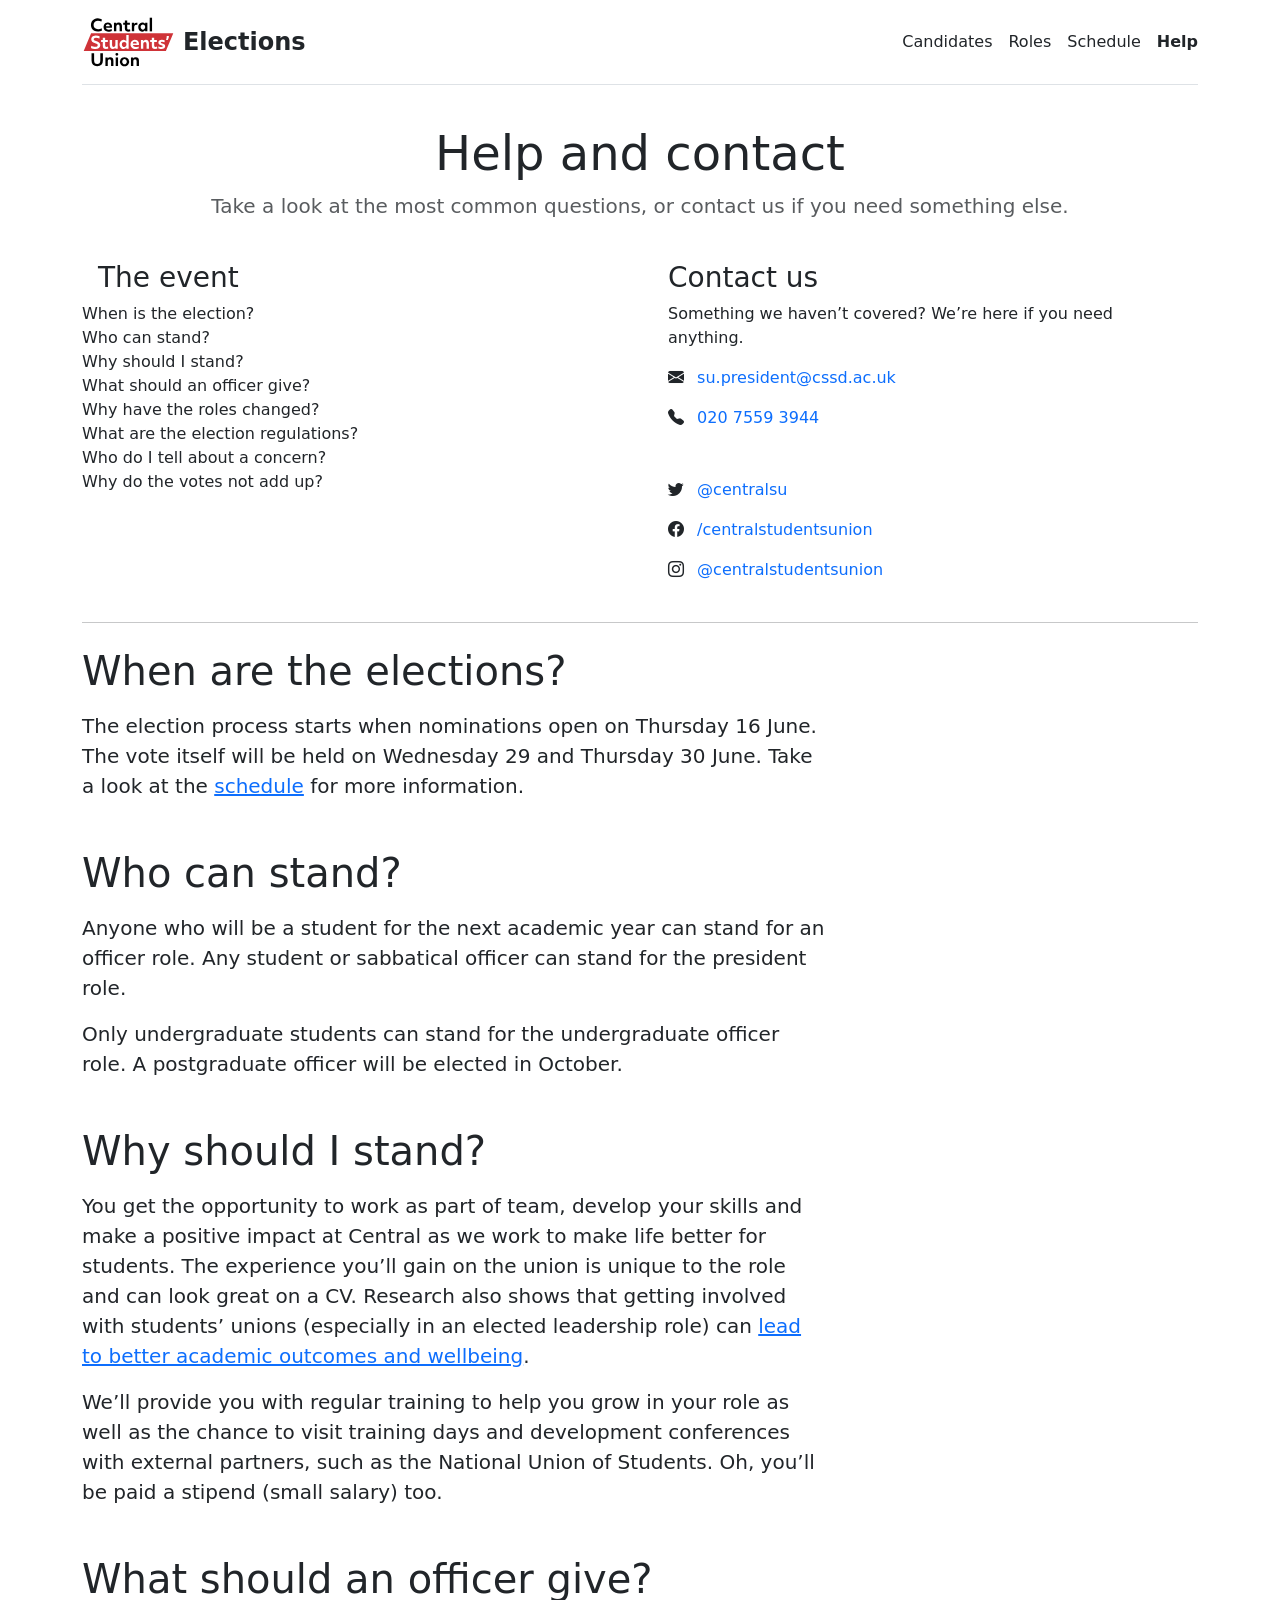
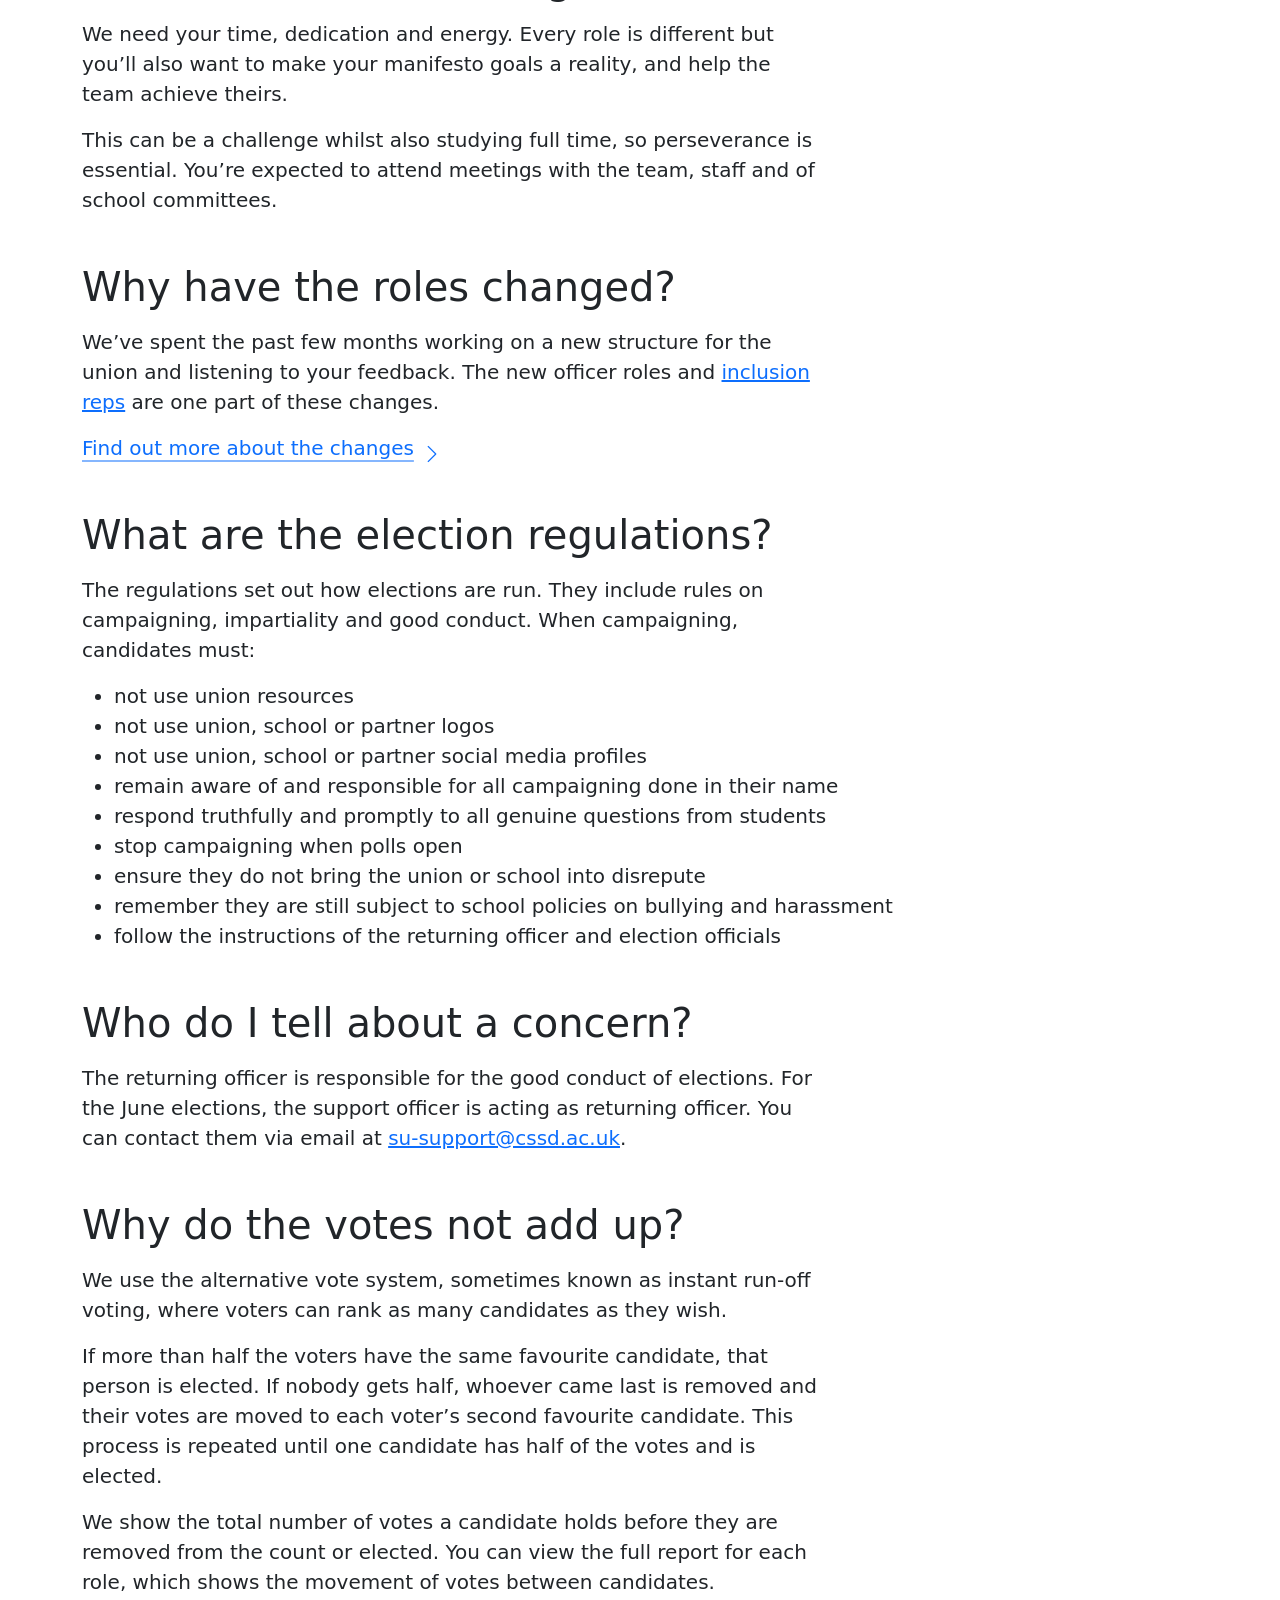
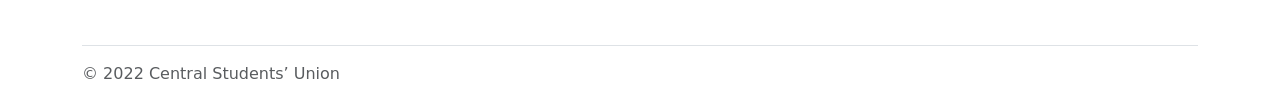
<file: help.html>
<!doctype html>
<html lang="en-GB">
	<head>
		<!-- Core meta tags -->
		<meta charset="utf-8">
		<meta name="viewport" content="width=device-width, initial-scale=1">
		<!-- Structured data tags -->
		<title>Help and contact – Central Students’ Union Elections</title>
		<meta name="description" content="Your one stop shop for information and updates on elections for Central Students’ Union.">
		<meta name="author" content="Central Students’ Union">
		<meta property="og:title" content="Help and contact">
		<meta property="og:description" content="Your one stop shop for information and updates on elections for Central Students’ Union.">
		<meta property="og:url" content="https://elections.centralsu.com">
		<meta property="og:locale" content="en_GB">
		<meta property="og:image" content="https://elections.centralsu.com/structured_data/open_graph_logo.png">
		<meta property="og:type" content="website">
		<meta property="og:site_name" content="Central Students’ Union Elections">
		<link rel="canonical" href="https://elections.centralsu.com">
		<link rel="mask-icon" href="structured_data/safari_pinned_tab.svg" color="#dd0613">
		<meta name="apple-mobile-web-app-title" content="Elections">
		<meta name="application-name" content="Elections">
		<!--CSS -->
		<link rel="stylesheet" type="text/css" href="https://cdn.jsdelivr.net/npm/bootstrap@5.1.1/dist/css/bootstrap.min.css" integrity="sha384-F3w7mX95PdgyTmZZMECAngseQB83DfGTowi0iMjiWaeVhAn4FJkqJByhZMI3AhiU" crossorigin="anonymous">
		<link rel="stylesheet" type="text/css" href="https://cdn.jsdelivr.net/npm/bootstrap-icons@1.5.0/font/bootstrap-icons.css">
		<link rel="stylesheet" type="text/css" href="css/style.css">
		<!--Analytics-->
		<script async src="https://www.googletagmanager.com/gtag/js?id=G-0QRQL60HGV"></script>
		<script>
			window.dataLayer = window.dataLayer || [];
			function gtag(){dataLayer.push(arguments);}
			gtag('js', new Date());
			gtag('config', 'G-0QRQL60HGV');
		</script>
	</head>
	<body>
		<main>
			<div class="container py-3">
				<header class="d-flex flex-column flex-md-row align-items-center pb-3 mb-4 border-bottom">
					<a href="https://elections.centralsu.com" class="d-flex align-items-center text-dark text-decoration-none">
						<img src="images/csu-logo.svg" onerror="this.src='images/csu-logo.png'" height="52px" alt="Central Students’ Union" class="d-inline-block align-text-top me-2">
						<span class="fs-4 fw-bold cone-icon-text">Elections</span>
					</a>
					<nav class="d-inline-flex mt-2 mt-md-0 ms-md-auto">
						<a class="me-3 py-2 text-dark text-decoration-none" href="candidates">Candidates</a>
						<a class="me-3 py-2 text-dark text-decoration-none" href="roles">Roles</a>
						<a class="me-3 py-2 text-dark text-decoration-none" href="schedule">Schedule</a>
						<!--<a class="me-3 py-2 text-dark text-decoration-none" href="results">Results</a>-->
						<a class="py-2 text-dark text-decoration-none fw-bold active" href="help">Help</a>
					</nav>
				</header>
				<!--<div class="alert alert-warning" role="alert">
					<h4 class="alert-heading">Surge testing</h4>
					<p>A new variant of coronavirus has been found in some areas of London.</p>
					<p>Everyone who lives in, works in, or travels through the boroughs of <a href="https://beta.lambeth.gov.uk/enhanced-coronavirus-covid-19-testing-lambeth" target="_blank" class="alert-link">Lambeth</a> or <a href="https://www.wandsworth.gov.uk/health-and-social-care/public-health/coronavirus/surge-testing" target="_blank" class="alert-link">Wandsworth</a> is strongly encouraged to take a PCR test. You should get a test even if you don’t have any symptoms.</p>
				</div>-->

				<div class="pricing-header p-3 pb-md-4 mx-auto text-center">
					<h2 class="display-5 fw-normal">Help and contact</h2>
					<p class="fs-5 text-muted">Take a look at the most common questions, or contact us if you need something else.</p>
				</div>

				<div class="row row-cols-1 row-cols-md-2 d-flex align-items-start mb-4">
					<div class="col">
						<h3 class="px-3">The event</h3>
						<ul class="list-unstyled">
							<li><a href="#whenistheelection" class="nav-link">When is the election?</a></li>
							<li><a href="#whocanstand" class="nav-link">Who can stand?</a></li>
							<li><a href="#whyshouldistand" class="nav-link">Why should I stand?</a></li>
							<li><a href="#whatshouldanofficergive" class="nav-link">What should an officer give?</a></li>
							<li><a href="#whyhavetheroleschanged" class="nav-link">Why have the roles changed?</a></li>
							<li><a href="#whataretheelectionregulations" class="nav-link">What are the election regulations?</a></li>
							<li><a href="#whodoitellaboutaconcern" class="nav-link">Who do I tell about a concern?</a></li>
							<li><a href="#whydothevotesnotaddup" class="nav-link">Why do the votes not add up?</a></li>
						</ul>
					</div>
					<!--<div class="col">
						<h3 class="px-3">Tickets</h3>
						<ul class="list-unstyled">
							<li><a href="#doineedaticket" class="nav-link">Do I need a ticket?</a></li>
							<li><a href="#canigetaticketformyfriend" class="nav-link">Can I get a ticket for my friend?</a></li>
							<li class=""><a href="#arethereticketsonthedoor" class="nav-link">Are there tickets on the door?</a></li>
							<li class=""><a href="#amiguaranteedentry" class="nav-link">Am I guaranteed entry?</a></li>
							<li class=""><a href="#howwilliknowyouvegotmyorder" class="nav-link">How will I know you’ve got my order?</a></li>
							<li class=""><a href="#canigivemytickettosomeoneelse" class="nav-link">Can I give my ticket to someone else?</a></li>
							<li class=""><a href="#doyouofferrefunds" class="nav-link">Do you offer refunds?</a></li>
							<li class=""><a href="#whatifthepartyiscancelled" class="nav-link">What if the party is cancelled?</a></li>
						</ul>
					</div>-->
					<div class="col">
						<h3 class="px-3">Contact us</h3>
						<p class="px-3">Something we haven’t covered? We’re here if you need anything.</p>
						<p class="px-3"><i class="bi bi-envelope-fill me-2"></i> <a href="mailto:su.president@cssd.ac.uk?subject=Elections" class="text-decoration-none">su.president@cssd.ac.uk</a></p>
						<p class="px-3"><i class="bi bi-telephone-fill me-2"></i> <a href="tel:+442075593944" class="text-decoration-none">020 7559 3944</a></p>
						<p class="px-3 mt-5"><i class="bi bi-twitter me-2"></i> <a href="https://www.twitter.com/centralsu" class="text-decoration-none">@centralsu</a></p>
						<p class="px-3"><i class="bi bi-facebook me-2"></i> <a href="https://www.facebook.com/centralstudentsunion" class="text-decoration-none">/centralstudentsunion</a></p>
						<p class="px-3"><i class="bi bi-instagram me-2"></i> <a href="https://www.instagram.com/centralstudentsunion" class="text-decoration-none">@centralstudentsunion</a></p>
					</div>
				</div>

				<hr class="my-4">

				<div class="mb-5" id="whenistheelection">
					<h2 class="display-6 mb-3">When are the elections?</h2>
					<p class="fs-5 col-lg-8">The election process starts when nominations open on Thursday 16 June. The vote itself will be held on Wednesday 29 and Thursday 30 June. Take a look at the <a href="schedule">schedule</a> for more information.</p>
				</div>

				<div class="mb-5" id="whocanstand">
					<h2 class="display-6 mb-3">Who can stand?</h2>
					<p class="fs-5 col-lg-8">Anyone who will be a student for the next academic year can stand for an officer role. Any student or sabbatical officer can stand for the president role.</p>
					<p class="fs-5 col-lg-8">Only undergraduate students can stand for the undergraduate officer role. A postgraduate officer will be elected in October.</p>
				</div>

				<div class="mb-5" id="whyshouldistand">
					<h2 class="display-6 mb-3">Why should I stand?</h2>
					<p class="fs-5 col-lg-8">You get the opportunity to work as part of team, develop your skills and make a positive impact at Central as we work to make life better for students. The experience you’ll gain on the union is unique to the role and can look great on a CV. Research also shows that getting involved with students’ unions (especially in an elected leadership role) can <a href="https://wonkhe.com/blogs/students-who-lead-and-serve-other-students-have-better-outcomes" target="_blank">lead to better academic outcomes and wellbeing</a>.</p>
					<p class="fs-5 col-lg-8">We’ll provide you with regular training to help you grow in your role as well as the chance to visit training days and development conferences with external partners, such as the National Union of Students. Oh, you’ll be paid a stipend (small salary) too.</p>
				</div>

				<div class="mb-5" id="whatshouldanofficergive">
					<h2 class="display-6 mb-3">What should an officer give?</h2>
					<p class="fs-5 col-lg-8">We need your time, dedication and energy. Every role is different but you’ll also want to make your manifesto goals a reality, and help the team achieve theirs.</p>
					<p class="fs-5 col-lg-8">This can be a challenge whilst also studying full time, so perseverance is essential. You’re expected to attend meetings with the team, staff and of school committees.</p>
				</div>

				<div class="mb-5" id="whyhavetheroleschanged">
					<h2 class="display-6 mb-3">Why have the roles changed?</h2>
					<p class="fs-5 col-lg-8">We’ve spent the past few months working on a new structure for the union and listening to your feedback. The new officer roles and <a href="inclusionreps">inclusion reps</a> are one part of these changes.</p>
					<p><a href="https://rcssd.sharepoint.com/sites/Student_Handbook/SitePages/constitution-update-role-review.aspx" target="_blank" class="icon-link icon-link-fwd fs-5 col-lg-8">Find out more about the changes<i class="bi bi-chevron-right"></i></a></p>
						</div>

				<div class="mb-5" id="whataretheelectionregulations">
					<h2 class="display-6 mb-3">What are the election regulations?</h2>
					<p class="fs-5 col-lg-8">The regulations set out how elections are run. They include rules on campaigning, impartiality and good conduct. When campaigning, candidates must:</p>
					<ul>
						<li class="fs-5">not use union resources</li>
						<li class="fs-5">not use union, school or partner logos</li>
						<li class="fs-5">not use union, school or partner social media profiles</li>
						<li class="fs-5">remain aware of and responsible for all campaigning done in their name</li>
						<li class="fs-5">respond truthfully and promptly to all genuine questions from students</li>
						<li class="fs-5">stop campaigning when polls open</li>
						<li class="fs-5">ensure they do not bring the union or school into disrepute</li>
						<li class="fs-5">remember they are still subject to school policies on bullying and harassment</li>
						<li class="fs-5">follow the instructions of the returning officer and election officials</li>
					</ul>
				</div>

				<div class="mb-5" id="whodoitellaboutaconcern">
					<h2 class="display-6 mb-3">Who do I tell about a concern?</h2>
					<p class="fs-5 col-lg-8">The returning officer is responsible for the good conduct of elections. For the June elections, the support officer is acting as returning officer. You can contact them via email at <a href="mailto:su-support@cssd.ac.uk?subject=Election concern">su-support@cssd.ac.uk</a>.</p>
				</div>

				<div class="mb-5" id="whydothevotesnotaddup">
					<h2 class="display-6 mb-3">Why do the votes not add up?</h2>
					<p class="fs-5 col-lg-8">We use the alternative vote system, sometimes known as instant run-off voting, where voters can rank as many candidates as they wish.</p>
					<p class="fs-5 col-lg-8">If more than half the voters have the same favourite candidate, that person is elected. If nobody gets half, whoever came last is removed and their votes are moved to each voter’s second favourite candidate. This process is repeated until one candidate has half of the votes and is elected.</p>
					<p class="fs-5 col-lg-8">We show the total number of votes a candidate holds before they are removed from the count or elected. You can view the full report for each role, which shows the movement of votes between candidates.</p>
				</div>

				<!--<div class="mb-5" id="howdoifindthebar">
					<h2 class="display-6 mb-3">How do I find the bar?</h2>
					<p class="fs-5 col-lg-8">A map probably. The address is:<br>
						Sundial Court<br>
						38–42 Chiswell Street<br>
						London &nbsp;EC1Y 4SB
					</p>
					<p class="fs-5 col-lg-8"><a href="https://what3words.com/glory.part.fire" target="_blank" class="text-decoration-none text-dark"><span class="text-danger">///</span>glory.part.fire</a></p>
					<p class="fs-5 col-lg-8"><a href="https://citymapper.com/directions?endcoord=51.52106%2C-0.09155&endname=ALCOPA%20Halloween%20party&endaddress=Sundial%20Court%2C%2038-42%20Chiswell%20Street%2C%20London%20%20EC1Y%204SB" class="text-decoration-none icon-link icon-link-fwd text-success fw-bold">Get me there with Citymapper <i class="bi bi-chevron-right"></i></a></p>
				</div>

				<div class="mb-5" id="isthevenueaccessible">
					<h2 class="display-6 mb-3">Is the venue accessible?</h2>
					<p class="fs-5 col-lg-8">Yes, the bar is wheelchair accessible. It‘d be helpful if you could let us know when buying your ticket if you‘ll need to use the lift.</p>
				</div>

				<div class="mb-5" id="willtherebeacloakroom">
					<h2 class="display-6 mb-3">Will there be a cloak room?</h2>
					<p class="fs-5 col-lg-8">Yes, the cloak room is straight ahead as you enter the Basement, signed ‘meeting room’. You can’t take alcohol in here and all items are left at your own risk</p>
				</div>

				<div class="mb-5" id="howdoigethomeafterwards">
					<h2 class="display-6 mb-3">How do I get home afterwards?</h2>
					<p class="fs-5 col-lg-8">We recommend downloading the free <a href="https://citymapper.com/london" target="_blank">Citymapper</a> app to help you plan your way around London. Last trains are usually just after midnight, but many bus services run 24 hours a day. Try not to travel alone late at night and speak to a member of staff if you need help or find yourself on your own.</p>
					<p class="fs-5 col-lg-8"><a href="https://www.uber.com/gb/en" target="_target">Uber</a>, <a href="https://bolt.eu/en-gb" target="_blank">Bolt</a> and <a href="https://free-now.com/uk" target="_blank">Free Now</a> are examples of minicab booking apps. They are often much cheaper than black cabs, especially if you split the fare with friends.</p>
					<div class="col d-flex align-items-start">
						<div class="text-danger flex-shrink-0 me-1">
							<i class="fs-5 bi bi-exclamation-circle-fill me-1"></i>
						</div>
						<div class="text-danger fs-5 col-lg-8">Never use an unbooked minicab – they are dangerous and illegal.</div>
					</div>
				</div>

				<div class="mb-5" id="whatifineedhelp">
					<h2 class="display-6 mb-3">What if I need help?</h2>
					<p class="fs-5 col-lg-8">A few of our officers will be available, wearing a uniform to be visible. They’re happy to help if anything goes wrong. The bar staff and trained security are all there to make sure you have a good night. In an emergency, dial <a href="tel:999">999</a>.</p>
					<p class="fs-5 col-lg-8">There will also be a dedicated space available for people to take a break from the club environment, signed ‘sundial court teaching one’. SU, security and bar staff will check this area regularly.</p>
				</div>

				<div class="mb-5" id="howwillyoukeepmesafefromcoronavirus">
					<h2 class="display-6 mb-3">How will you keep me safe from coronavirus?</h2>
					<p class="fs-5 col-lg-8">The Basement Bar is a club environment, so you should expect to be in close proximity with many people. In line with current government guidelines, it is not mandatory to wear a mask, but we ask you to be considerate in smaller enclosed areas such as the toilets. Many people will still feel more comfortable wearing a mask, and this should be welcomed and respected. We will provide hand sanitiser around the venue and we strongly recommend everyone coming takes a lateral flow test beforehand.</p>
				</div>

				<div class="mb-5" id="doineedaticket">
					<h2 class="display-6 mb-3">Do I need a ticket?</h2>
					<p class="fs-5 col-lg-8">Yes, tickets are essential. The bar’s premises licence sets a capacity for the the number of people it can host safely and we can’t break this limit.</p>
				</div>

				<div class="mb-5" id="canigetaticketformyfriendatanothercollege">
					<h2 class="display-6 mb-3">Can I get a ticket for my friend?</h2>
					<p class="fs-5 col-lg-8">No, this event is only for students at an <span class="small-caps">alcopa</span> college. If your friend goes to Guildhall, RAM, RCM or Trinity Laban, they can buy a ticket from their students’ union.</p>
				</div>

				<div class="mb-5" id="arethereticketsonthedoor">
					<h2 class="display-6 mb-3">Are there tickets on the door?</h2>
					<p class="fs-5 col-lg-8">No, you need to buy a ticket in advance. There are only a very limited number of tickets available to each college and we expect to sell out quickly.</p>
				</div>

				<div class="mb-5" id="amiguaranteedentry">
					<h2 class="display-6 mb-3">Am I guaranteed entry?</h2>
					<p class="fs-5 col-lg-8">Your ticket gives you entry, subject to the rules. You’ll be turned away if you try to bring drugs in to the venue and might be removed if you’re acting in a dangerous way or causing a disturbance.</p>
				</div>

				<div class="mb-5" id="howwilliknowyouvegotmyorder">
					<h2 class="display-6 mb-3">How will I know you’ve got my order?</h2>
					<p class="fs-5 col-lg-8">Once you have placed your order successfully we will take you to a page confirming that we’ve got your order and you’re on the list. PayPal will also send you a confirmation email with your unique transaction ID.</p>
					<p class="fs-5 col-lg-8">If you don’t see this page or receive an email, <a href="mailto:supres@cssd.ac.uk?subject=ALCOPA ticket enquiry">contact us</a>.</p>
				</div>

				<div class="mb-5" id="canigivemytickettosomeoneelse">
					<h2 class="display-6 mb-3">Can I give my ticket to someone else?</h2>
					<p class="fs-5 col-lg-8">No, you can’t transfer your ticket to someone else. If you don’t want it, you’ll need to <a href="mailto:supres@cssd.ac.uk?subject=ALCOPA refund request">contact us</a> to get a refund. We’ll then offer your ticket to someone on the waiting list.</p>
				</div>

				<div class="mb-5" id="doyouofferrefunds">
					<h2 class="display-6 mb-3">Do you offer refunds?</h2>
					<p class="fs-5 col-lg-8">Yes, you can <a href="mailto:supres@cssd.ac.uk?subject=ALCOPA refund request">contact us</a> to request a refund up until 10am on the day of the event. We’ll offer your ticket to someone on the waiting list.</p>
				</div>

				<div class="mb-5" id="whatifthepartyiscancelled">
					<h2 class="display-6 mb-3">What if the party is cancelled?</h2>
					<p class="fs-5 col-lg-8">We hope it doesn’t come to it, but will let you know as soon as possible if we need to cancel the party. We’ll then do everything we can to recover our costs and pass these savings back on to you.</p>
				</div>-->

				<footer class="d-flex flex-wrap justify-content-between align-items-center pt-3 mt-4 text-muted border-top">
					<div class="col-md-4 d-flex align-items-center">
						&copy; 2022 Central Students’ Union
					</div>
				</footer>
			</div>
		</main>
		<!-- JS import -->
		<script src="https://cdn.jsdelivr.net/npm/bootstrap@5.0.0-beta3/dist/js/bootstrap.bundle.min.js" integrity="sha384-JEW9xMcG8R+pH31jmWH6WWP0WintQrMb4s7ZOdauHnUtxwoG2vI5DkLtS3qm9Ekf" crossorigin="anonymous"></script>
	</body>
</html>
</file>
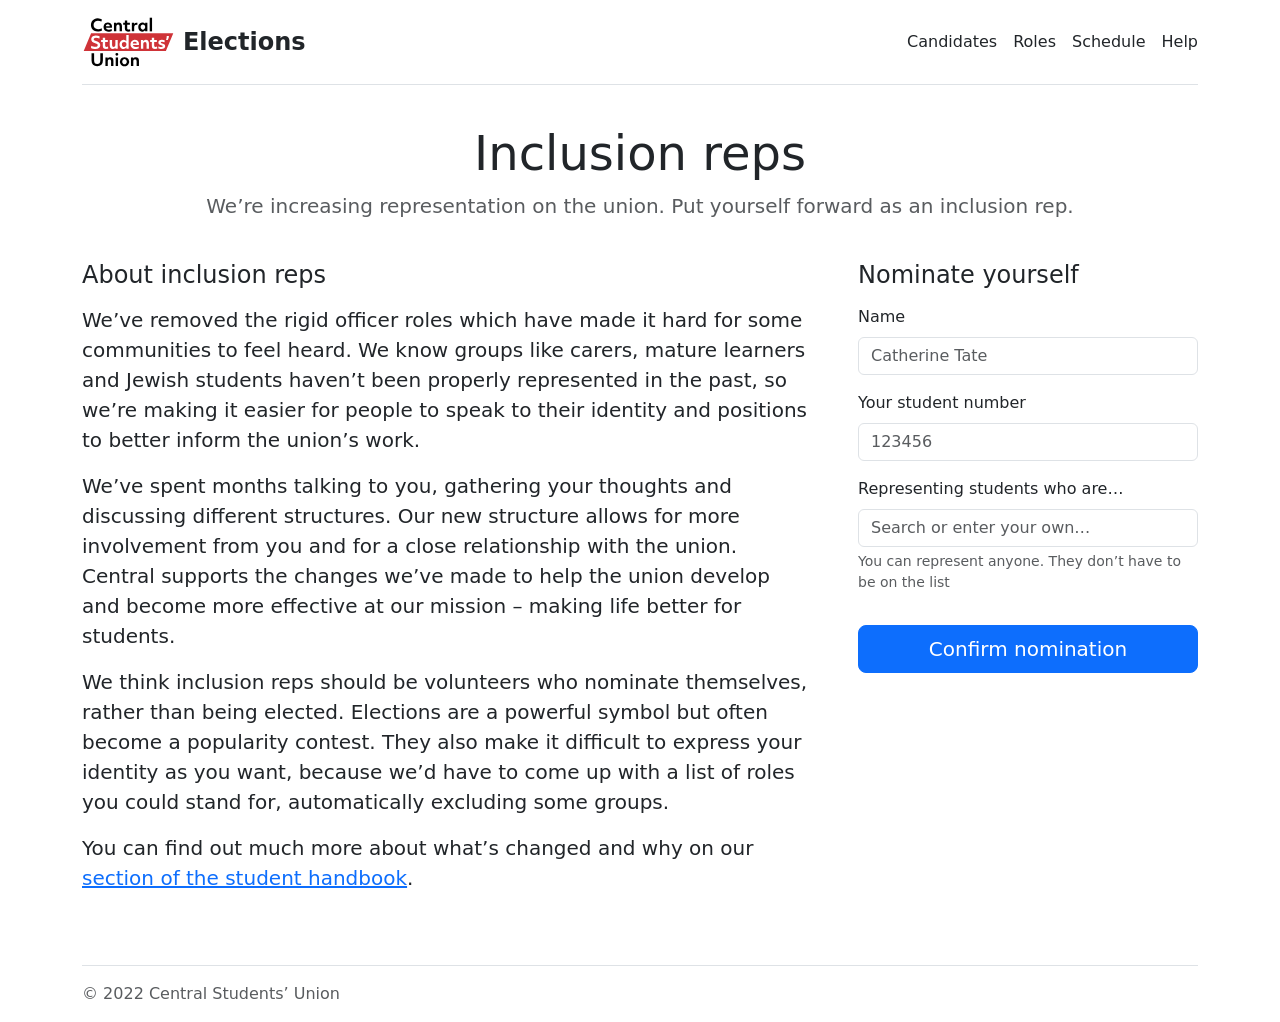
<file: inclusionreps.html>
<!doctype html>
<html lang="en-GB">
	<head>
		<!-- Core meta tags -->
		<meta charset="utf-8">
		<meta name="viewport" content="width=device-width, initial-scale=1">
		<!-- Structured data tags -->
		<title>Inclusion reps – Central Students’ Union Elections</title>
		<meta name="description" content="Your one stop shop for information and updates on elections for Central Students’ Union.">
		<meta name="author" content="Central Students’ Union">
		<meta property="og:title" content="Inclusion reps">
		<meta property="og:description" content="Your one stop shop for information and updates on elections for Central Students’ Union.">
		<meta property="og:url" content="https://elections.centralsu.com">
		<meta property="og:locale" content="en_GB">
		<meta property="og:image" content="https://elections.centralsu.com/structured_data/open_graph_logo.png">
		<meta property="og:type" content="website">
		<meta property="og:site_name" content="Central Students’ Union Elections">
		<link rel="canonical" href="https://elections.centralsu.com">
		<link rel="mask-icon" href="structured_data/safari_pinned_tab.svg" color="#dd0613">
		<meta name="apple-mobile-web-app-title" content="Elections">
		<meta name="application-name" content="Elections">
		<!--CSS -->
		<link rel="stylesheet" type="text/css" href="https://cdn.jsdelivr.net/npm/bootstrap@5.1.1/dist/css/bootstrap.min.css" integrity="sha384-F3w7mX95PdgyTmZZMECAngseQB83DfGTowi0iMjiWaeVhAn4FJkqJByhZMI3AhiU" crossorigin="anonymous">
		<link rel="stylesheet" type="text/css" href="https://cdn.jsdelivr.net/npm/bootstrap-icons@1.5.0/font/bootstrap-icons.css">
		<link rel="stylesheet" type="text/css" href="css/style.css">
		<!--Analytics-->
		<script async src="https://www.googletagmanager.com/gtag/js?id=G-0QRQL60HGV"></script>
		<script>
			window.dataLayer = window.dataLayer || [];
			function gtag(){dataLayer.push(arguments);}
			gtag('js', new Date());
			gtag('config', 'G-0QRQL60HGV');
		</script>
	</head>
	<body onload="return random_name()">
		<main>
			<div class="container py-3">
				<header class="d-flex flex-column flex-md-row align-items-center pb-3 mb-4 border-bottom">
					<a href="https://elections.centralsu.com" class="d-flex align-items-center text-dark text-decoration-none">
						<img src="images/csu-logo.svg" onerror="this.src='images/csu-logo.png'" height="52px" alt="Central Students’ Union" class="d-inline-block align-text-top me-2">
						<span class="fs-4 fw-bold cone-icon-text">Elections</span>
					</a>
					<nav class="d-inline-flex mt-2 mt-md-0 ms-md-auto">
						<a class="me-3 py-2 text-dark text-decoration-none" href="candidates">Candidates</a>
						<a class="me-3 py-2 text-dark text-decoration-none" href="roles">Roles</a>
						<a class="me-3 py-2 text-dark text-decoration-none" href="schedule">Schedule</a>
						<!--<a class="me-3 py-2 text-dark text-decoration-none" href="results">Results</a>-->
						<a class="py-2 text-dark text-decoration-none" href="help">Help</a>
					</nav>
				</header>
				<!--<div class="alert alert-warning" role="alert">
					<h4 class="alert-heading">Surge testing</h4>
					<p>A new variant of coronavirus has been found in some areas of London.</p>
					<p>Everyone who lives in, works in, or travels through the boroughs of <a href="https://beta.lambeth.gov.uk/enhanced-coronavirus-covid-19-testing-lambeth" target="_blank" class="alert-link">Lambeth</a> or <a href="https://www.wandsworth.gov.uk/health-and-social-care/public-health/coronavirus/surge-testing" target="_blank" class="alert-link">Wandsworth</a> is strongly encouraged to take a PCR test. You should get a test even if you don’t have any symptoms.</p>
				</div>-->

				<div class="pricing-header p-3 pb-md-4 mx-auto text-center">
					<h2 class="display-5 fw-normal">Inclusion reps</h2>
					<p class="fs-5 text-muted">We’re increasing representation on the union. Put yourself forward as an inclusion rep.</p>
				</div>

				<div class="row g-5">
					<div class="col-md-5 col-lg-4 order-md-last">
						<h4 class="mb-3">Nominate yourself</h4>
						<form action="https://formspree.io/f/xqknjvlg" method="post" target="_top" class="needs-validation mb-3" novalidate>
							<div class="row g-3">
								<div class="col-12">
									<label for="inclusionName" class="form-label">Name</label>
									<input required type="text" spellcheck="false" name="inclusionName" class="form-control" id="inclusionName">
									<div class="invalid-feedback">Sorry, what’s your name?</div>
								</div>
								<div class="col-12">
									<label for="inclusionStuNum" class="form-label">Your student number</label>
									<input required type="text" name="inclusionStuNum" pattern="[0-9]{6}" minlength="6" maxlength="6" placeholder="123456" class="form-control" id="inclusionStuNum">
									<div class="invalid-feedback">What’s your six-digit student number?</div>
								</div>
								<div class="col-12">
									<label for="inclusionGroup" class="form-label">Representing students who are…</label>
									<!--<input required type="text" spellcheck="false" name="inclusionGroup" placeholder="Technical and production management, first year" class="form-control" id="inclusionGroup">-->
									<input required spellcheck="false" class="form-control" list="inclusionGroupList" name="inclusionGroup" id="inclusionGroup" placeholder="Search or enter your own…">
									<datalist id="inclusionGroupList">
										<option value="Black and global majority">
										<option value="Carers">
										<option value="Care leavers">
										<option value="Disabled">
										<option value="International">
										<option value="Jewish">
										<option value="LGBT">
										<option value="Mature">
										<option value="Migrants">
										<option value="Neuro-divergent">
										<option value="Trans">
										<option value="Women">
										<option value="Working class">
									</datalist>
									<div class="invalid-feedback">Who would you like to represent?</div>
									<div class="form-text">You can represent anyone. They don’t have to be on the list</div>
								</div>
								<div class="col-12">
									<button class="btn btn-primary text-white btn-lg w-100 mt-3" name="submit" alt="Join the list">Confirm nomination</button>
								</div>
							</div>
						</form>
						<!--<div class="col d-flex align-items-start">
							<div class="text-danger flex-shrink-0 me-1">
								<i class="bi bi-exclamation-circle-fill me-1"></i>
							</div>
							<div class="text-danger">Tickets are one per person and only available to current Central students.</div>
						</div>-->
					</div>

					<div class="col-md-7 col-lg-8">
						<h4 class="mb-3">About inclusion reps</h4>
						<div class="mb-5">
							<p class="fs-5">We’ve removed the rigid officer roles which have made it hard for some communities to feel heard. We know groups like carers, mature learners and Jewish students haven’t been properly represented in the past, so we’re making it easier for people to speak to their identity and positions to better inform the union’s work.</p>
							<p class="fs-5">We’ve spent months talking to you, gathering your thoughts and discussing different structures. Our new structure allows for more involvement from you and for a close relationship with the union. Central supports the changes we’ve made to help the union develop and become more effective at our mission – making life better for students.</p>
							<!--<p class="fs-5">Importantly, we’ll be able to add to and adapt these roles to reflect our changing student body without needing to write a new constitution and hold an all-student vote. We’ll stop pretending that inclusion reps should be ‘held to account’ because how would you measure their success?</p>-->
							<p class="fs-5">We think inclusion reps should be volunteers who nominate themselves, rather than being elected. Elections are a powerful symbol but often become a popularity contest. They also make it difficult to express your identity as you want, because we’d have to come up with a list of roles you could stand for, automatically excluding some groups.</p>
							<p class="fs-5">You can find out much more about what’s changed and why on our <a href="https://ecal.uk/rrs">section of the student handbook</a>.</p>
						</div>
					</div>
				</div>

				<footer class="d-flex flex-wrap justify-content-between align-items-center pt-3 mt-4 text-muted border-top">
					<div class="col-md-4 d-flex align-items-center">
						&copy; 2022 Central Students’ Union
					</div>
					<!--<div class="col-md-2 justify-content-end d-flex">
						<img src="images/dominos_logo.png" alt="The Domino’s Pizza logo" height="32px">
					</div>-->
				</footer>
			</div>
		</main>
		<!-- Random name generator -->
		<script type="text/javascript">
			function random_name() {
				var names = ['Hugh Bonneville', 'Judi Dench', 'Christopher Eccleston', 'Carrie Fisher', 'Martin Freeman', 'Dawn French', 'Sonia Friedman', 'Andrew Garfield', 'Michael Grandage', 'Kit Harrington', 'Cameron Mackintosh', 'James Nesbitt', 'Graham Norton', 'Laurence Olivier', 'Harold Pinter', 'Vanessa Redgrave', 'Tony Robinson', 'Jennifer Saunders', 'Catherine Tate', 'Zoë Wanamaker'];
				name = names[Math.floor(Math.random() * names.length)];
				document.getElementById('inclusionName').setAttribute("placeholder", name);
			}
		</script>
		<!-- Form validation engine to disable submission with invalid field -->
		<script>
			(function () {
				'use strict'
				var forms = document.querySelectorAll('.needs-validation')
				Array.prototype.slice.call(forms)
					.forEach(function (form) {
						form.addEventListener('submit', function (event) {
							if (!form.checkValidity()) {
								event.preventDefault()
								event.stopPropagation()
							}

							form.classList.add('was-validated')
						}, false)
					})
			})()
		</script>
		<!-- JS import -->
		<script src="https://cdn.jsdelivr.net/npm/bootstrap@5.0.0-beta3/dist/js/bootstrap.bundle.min.js" integrity="sha384-JEW9xMcG8R+pH31jmWH6WWP0WintQrMb4s7ZOdauHnUtxwoG2vI5DkLtS3qm9Ekf" crossorigin="anonymous"></script>
	</body>
</html>
</file>
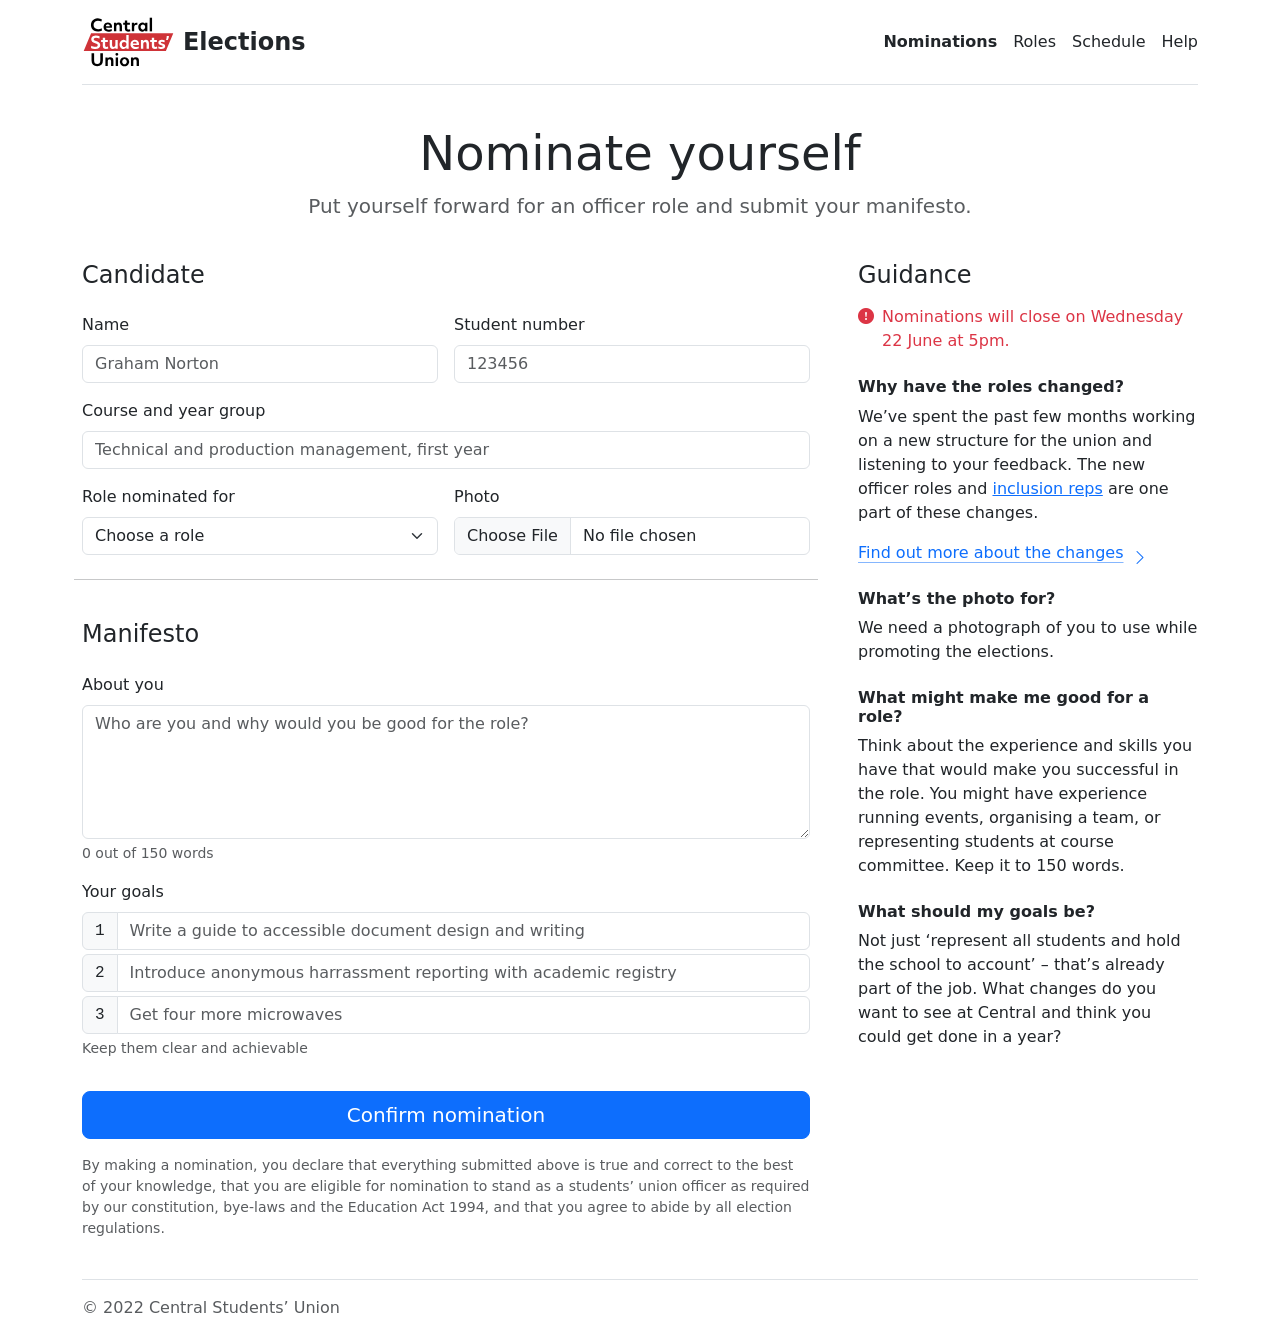
<file: nominations.html>
<!doctype html>
<html lang="en-GB">
	<head>
		<!-- Core meta tags -->
		<meta charset="utf-8">
		<meta name="viewport" content="width=device-width, initial-scale=1">
		<!-- Structured data tags -->
		<title>Nominate yourself – Central Students’ Union Elections</title>
		<meta name="description" content="Your one stop shop for information and updates on elections for Central Students’ Union.">
		<meta name="author" content="Central Students’ Union">
		<meta property="og:title" content="Nominate yourself">
		<meta property="og:description" content="Your one stop shop for information and updates on elections for Central Students’ Union.">
		<meta property="og:url" content="https://elections.centralsu.com">
		<meta property="og:locale" content="en_GB">
		<meta property="og:image" content="https://elections.centralsu.com/structured_data/open_graph_logo.png">
		<meta property="og:type" content="website">
		<meta property="og:site_name" content="Central Students’ Union Elections">
		<link rel="canonical" href="https://elections.centralsu.com">
		<link rel="mask-icon" href="structured_data/safari_pinned_tab.svg" color="#dd0613">
		<meta name="apple-mobile-web-app-title" content="Elections">
		<meta name="application-name" content="Elections">
		<!--CSS -->
		<link rel="stylesheet" type="text/css" href="https://cdn.jsdelivr.net/npm/bootstrap@5.1.1/dist/css/bootstrap.min.css" integrity="sha384-F3w7mX95PdgyTmZZMECAngseQB83DfGTowi0iMjiWaeVhAn4FJkqJByhZMI3AhiU" crossorigin="anonymous">
		<link rel="stylesheet" type="text/css" href="https://cdn.jsdelivr.net/npm/bootstrap-icons@1.5.0/font/bootstrap-icons.css">
		<link rel="stylesheet" type="text/css" href="css/style.css">
		<!--Analytics-->
		<script async src="https://www.googletagmanager.com/gtag/js?id=G-0QRQL60HGV"></script>
		<script>
			window.dataLayer = window.dataLayer || [];
			function gtag(){dataLayer.push(arguments);}
			gtag('js', new Date());
			gtag('config', 'G-0QRQL60HGV');
		</script>
	</head>
	<body onload="return random_name()">
		<main>
			<div class="container py-3">
				<header class="d-flex flex-column flex-md-row align-items-center pb-3 mb-4 border-bottom">
					<a href="https://elections.centralsu.com" class="d-flex align-items-center text-dark text-decoration-none">
						<img src="images/csu-logo.svg" onerror="this.src='images/csu-logo.png'" height="52px" alt="Central Students’ Union" class="d-inline-block align-text-top me-2">
						<span class="fs-4 fw-bold cone-icon-text">Elections</span>
					</a>
					<nav class="d-inline-flex mt-2 mt-md-0 ms-md-auto">
						<a class="me-3 py-2 text-dark text-decoration-none fw-bold active" href="nominations">Nominations</a>
						<a class="me-3 py-2 text-dark text-decoration-none" href="roles">Roles</a>
						<a class="me-3 py-2 text-dark text-decoration-none" href="schedule">Schedule</a>
						<!--<a class="me-3 py-2 text-dark text-decoration-none" href="results">Results</a>-->
						<a class="py-2 text-dark text-decoration-none" href="help">Help</a>
					</nav>
				</header>
				<!--<div class="alert alert-warning" role="alert">
					<h4 class="alert-heading">Surge testing</h4>
					<p>A new variant of coronavirus has been found in some areas of London.</p>
					<p>Everyone who lives in, works in, or travels through the boroughs of <a href="https://beta.lambeth.gov.uk/enhanced-coronavirus-covid-19-testing-lambeth" target="_blank" class="alert-link">Lambeth</a> or <a href="https://www.wandsworth.gov.uk/health-and-social-care/public-health/coronavirus/surge-testing" target="_blank" class="alert-link">Wandsworth</a> is strongly encouraged to take a PCR test. You should get a test even if you don’t have any symptoms.</p>
				</div>-->

				<div class="pricing-header p-3 pb-md-4 mx-auto text-center">
					<h2 class="display-5 fw-normal">Nominate yourself</h2>
					<p class="fs-5 text-muted">Put yourself forward for an officer role and submit your manifesto.</p>
				</div>

				<div class="row g-5">
					<div class="col-md-7 col-lg-8">
						<form action="https://formspree.io/f/mayvkljo" method="post" enctype="multipart/form-data" target="_top" class="needs-validation mb-3" novalidate>
							<div class="row g-3">
								<h4>Candidate</h4>
								<div class="col-6">
									<label for="candidateName" class="form-label">Name</label>
									<input required type="text" spellcheck="false" name="candidateName" class="form-control" id="candidateName">
									<div class="invalid-feedback">Sorry, what’s your name?</div>
								</div>
								<div class="col-6">
									<label for="candidateStuNum" class="form-label">Student number</label>
									<input required type="text" name="candidateStuNum" pattern="[0-9]{6}" minlength="6" maxlength="6" placeholder="123456" class="form-control" id="candidateStuNum">
									<div class="invalid-feedback">What’s your six-digit student number?</div>
								</div>
								<div class="col-12">
									<label for="candidateCourse" class="form-label">Course and year group</label>
									<input required type="text" spellcheck="false" name="candidateCourse" placeholder="Technical and production management, first year" class="form-control" id="candidateCourse">
									<div class="invalid-feedback">What’s your course and year group?</div>
								</div>

								<!--<h4 class="mt-5">Co-candidate</h4>
								<div class="col-6">
									<label for="candidateTwoName" class="form-label">Name</label>
									<input type="text" name="candidateTwoName" class="form-control" id="candidateTwoName">
									<div class="invalid-feedback">Sorry, what’s the name?</div>
								</div>
								<div class="col-6">
									<label for="candidateTwoStuNum" class="form-label">Student number</label>
									<input type="text" name="candidateTwoStuNum" pattern="[0-9]{6}" minlength="6" maxlength="6" placeholder="123456" class="form-control" id="candidateTwoStuNum">
									<div class="invalid-feedback">What’s the six-digit student number?</div>
								</div>
								<div class="col-12">
									<label for="candidateTwoCourse" class="form-label">Course and year group</label>
									<input type="text" name="candidateTwoCourse" placeholder="Musical theatre, second year" class="form-control" id="candidateTwoCourse">
									<div class="invalid-feedback">What’s the course and year group?</div>
								</div>-->

								<!--<h4 class="mt-5">Proposer</h4>
								<div class="col-6">
									<label for="proposerName" class="form-label">Name</label>
									<input required type="text" name="proposerName" class="form-control" id="proposerName">
									<div class="invalid-feedback">Sorry, what’s the name?</div>
								</div>
								<div class="col-6">
									<label for="proposerStuNum" class="form-label">Student number</label>
									<input required type="text" name="proposerStuNum" pattern="[0-9]{6}" minlength="6" maxlength="6" placeholder="123456" class="form-control" id="proposerStuNum">
									<div class="invalid-feedback">What’s the six-digit student number?</div>
								</div>
								<div class="col-12">
									<label for="proposerCourse" class="form-label">Course and year group</label>
									<input required type="text" name="proposerCourse" placeholder="Performance arts, third year" class="form-control" id="proposerCourse">
									<div class="invalid-feedback">What’s the course and year group?</div>
								</div>-->

								<div class="col-6">
									<label for="roleAppliedFor" class="form-label">Role nominated for</label>
									<select required class="form-select" name="roleAppliedFor" id="roleAppliedFor">
										<option selected disabled value="">Choose a role</option>
										<option value="events">Events officer</option>
										<option value="inclusion">Inclusion officer</option>
										<option disabled value="postgraduate">Postgraduate officer</option>
										<option value="president">President</option>
										<option value="undergraduate">Undergraduate officer</option>
										<option value="vice-president">Vice-president</option>
									</select>
									<div class="invalid-feedback">Please choose a role</div>
								</div>
								<!--<div class="col-6">
									<label for="manifestoDoc" class="form-label">Manifesto document</label>
									<input required class="form-control" type="file" name="manifestoDoc" accept=".pdf,.doc,.docx,application/msword,application/vnd.openxmlformats-officedocument.wordprocessingml.document" aria-describedby="worldtourNameHelp" id="manifestoDoc">
									<div class="form-text" id="manifestoDocHelp">Please upload a PDF or word document</div>
									<div class="invalid-feedback">Please upload your manifesto</div>
								</div>-->

								<div class="col-6">
									<label for="candidatePhoto" class="form-label">Photo</label>
									<input required class="form-control" type="file" name="candidatePhoto" accept="image/*" id="candidatePhoto">
									<div class="invalid-feedback">Please upload your photo</div>
								</div>

								<hr class="my-4">
								<h4>Manifesto</h4>
								<div class="col-12">
									<label for="manifestoAbout" class="form-label">About you</label>
									<textarea required spellcheck="true" placeholder="Who are you and why would you be good for the role?" class="form-control" name="manifestoAbout" id="manifestoAbout" rows="5"></textarea>
									<div class="invalid-feedback">Please tell us about yourself</div>
									<div class="form-text"><span id="manfestoAboutWordCount">0</span> out of 150 words</div>
								</div>

								<div class="col-12">
									<label for="manifestoGoals" class="form-label">Your goals</label>
									<!--<textarea required spellcheck="true" placeholder="What are your three goals for the year ahead?" class="form-control" id="manifestoGoals" rows="3"></textarea>-->
									<div class="input-group mb-1">
										<span class="input-group-text font-monospace" id="manifestoGoal1Addon">1</span>
										<input required spellcheck="true" placeholder="Write a guide to accessible document design and writing" name="manifestoGoal1" id="manifestoGoal1" type="text" class="form-control">
									</div>
									<div class="input-group mb-1">
										<span class="input-group-text font-monospace" id="manifestoGoal2Addon">2</span>
										<input required spellcheck="true" placeholder="Introduce anonymous harrassment reporting with academic registry" name="manifestoGoal2" id="manifestoGoal2" type="text" class="form-control">
									</div>
									<div class="input-group mb-1">
										<span class="input-group-text font-monospace" id="manifestoGoal3Addon">3</span>
										<input required spellcheck="true" placeholder="Get four more microwaves" name="manifestoGoal3" id="manifestoGoal3" type="text" class="form-control">
									</div>
									<div class="form-text">Keep them clear and achievable</div>
								</div>

								<div class="col-12">
									<button class="btn btn-primary text-white btn-lg w-100 mt-3" name="submit" alt="Join the list">Confirm nomination</button>
								</div>
							</div>
						</form>
						<p class="col-md-12 small text-muted">By making a nomination, you declare that everything submitted above is true and correct to the best of your knowledge, that you are eligible for nomination to stand as a students’ union officer as required by our constitution, bye-laws and the Education Act 1994, and that you agree to abide by all election regulations.</p>
					</div>

					<div class="col-md-5 col-lg-4">
						<h4 class="mb-3">Guidance</h4>
						<div class="mb-4 col d-flex align-items-start">
							<div class="text-danger flex-shrink-0 me-1">
								<i class="bi bi-exclamation-circle-fill me-1"></i>
							</div>
							<div class="text-danger">Nominations will close on Wednesday 22 June at 5pm.</div>
						</div>
						<!--<div class="mb-5">
							<h6 class="mb-2 fw-bold">What is a co-candidate?</h2>
							<p>If two candidates are running as a pair, they should be entered seperately on one form. If a candidate is running alone, the co-candidate section can be left blank.</p>
						</div>-->
						<!--<div class="mb-5">
							<h6 class="mb-2 fw-bold">What is a proposer?</h2>
							<p>Candidates need to be proposed or seconded by another student who agrees the candidate would be good for the role. Any current Central student who hasn’t opted out of the union can propose a candidate. You cannot be proposed by yourself or your co-candidate.</p>
						</div>-->
						<!--<div class="mb-5">
							<h6 class="mb-2 fw-bold">What is a manifesto?</h2>
							<p>The manifesto describes your aims for the year. Download <a href="docs/by-election_manifesto_form.dotx">the template</a>, fill in your details and upload it to this form as either a PDF or word document.</p>
						</div>-->
						<div class="mb-4">
							<h6 class="mb-2 fw-bold">Why have the roles changed?</h2>
							<p>We’ve spent the past few months working on a new structure for the union and listening to your feedback. The new officer roles and <a href="inclusionreps">inclusion reps</a> are one part of these changes.</p>
							<p><a href="https://rcssd.sharepoint.com/sites/Student_Handbook/SitePages/constitution-update-role-review.aspx" target="_blank" class="icon-link icon-link-fwd">Find out more about the changes<i class="bi bi-chevron-right"></i></a></p>
						</div>
						<div class="mb-4">
							<h6 class="mb-2 fw-bold">What’s the photo for?</h2>
							<p>We need a photograph of you to use while promoting the elections.</p>
						</div>
						<div class="mb-4">
							<h6 class="mb-2 fw-bold">What might make me good for a role?</h2>
							<p>Think about the experience and skills you have that would make you successful in the role. You might have experience running events, organising a team, or representing students at course committee. Keep it to 150 words.</p>
						</div>
						<div class="mb-4">
							<h6 class="mb-2 fw-bold">What should my goals be?</h2>
							<p>Not just ‘represent all students and hold the school to account’ – that’s already part of the job. What changes do you want to see at Central and think you could get done in a year?</p>
						</div>
					</div>
				</div>

				<footer class="d-flex flex-wrap justify-content-between align-items-center pt-3 mt-4 text-muted border-top">
					<div class="col-md-4 d-flex align-items-center">
						&copy; 2022 Central Students’ Union
					</div>
					<!--<div class="col-md-2 justify-content-end d-flex">
						<img src="images/dominos_logo.png" alt="The Domino’s Pizza logo" height="32px">
					</div>-->
				</footer>
			</div>
		</main>
		<!-- Random name generator -->
		<script type="text/javascript">
			function random_name() {
				var names = ['Hugh Bonneville', 'Judi Dench', 'Christopher Eccleston', 'Carrie Fisher', 'Martin Freeman', 'Dawn French', 'Sonia Friedman', 'Andrew Garfield', 'Michael Grandage', 'Kit Harrington', 'Cameron Mackintosh', 'James Nesbitt', 'Graham Norton', 'Laurence Olivier', 'Harold Pinter', 'Vanessa Redgrave', 'Tony Robinson', 'Jennifer Saunders', 'Catherine Tate', 'Zoë Wanamaker'];
				name = names[Math.floor(Math.random() * names.length)];
				document.getElementById('candidateName').setAttribute("placeholder", name);
				name = names[Math.floor(Math.random() * names.length)];
				document.getElementById('candidateTwoName').setAttribute("placeholder", name);
				name = names[Math.floor(Math.random() * names.length)];
				document.getElementById('proposerName').setAttribute("placeholder", name)
			}
		</script>
		<!-- Word counter -->
		<script type="text/javascript">
			document
				.querySelector("#manifestoAbout")
				.addEventListener("input", function countWord() {
					let res = [];
					let str = this.value.replace(/[\t\n\r\.\?\!]/gm, " ").split(" ");
					str.map((s) => {
						let trimStr = s.trim();
						if (trimStr.length > 0) {
							res.push(trimStr);
						}
					});
					document.querySelector("#manfestoAboutWordCount").innerText = res.length;
				});
		</script>
		<!-- Form validation engine to disable submission with invalid field -->
		<script>
			(function () {
				'use strict'
				var forms = document.querySelectorAll('.needs-validation')
				Array.prototype.slice.call(forms)
					.forEach(function (form) {
						form.addEventListener('submit', function (event) {
							if (!form.checkValidity()) {
								event.preventDefault()
								event.stopPropagation()
							}

							form.classList.add('was-validated')
						}, false)
					})
			})()
		</script>
		<!-- JS import -->
		<script src="https://cdn.jsdelivr.net/npm/bootstrap@5.0.0-beta3/dist/js/bootstrap.bundle.min.js" integrity="sha384-JEW9xMcG8R+pH31jmWH6WWP0WintQrMb4s7ZOdauHnUtxwoG2vI5DkLtS3qm9Ekf" crossorigin="anonymous"></script>
	</body>
</html>
</file>
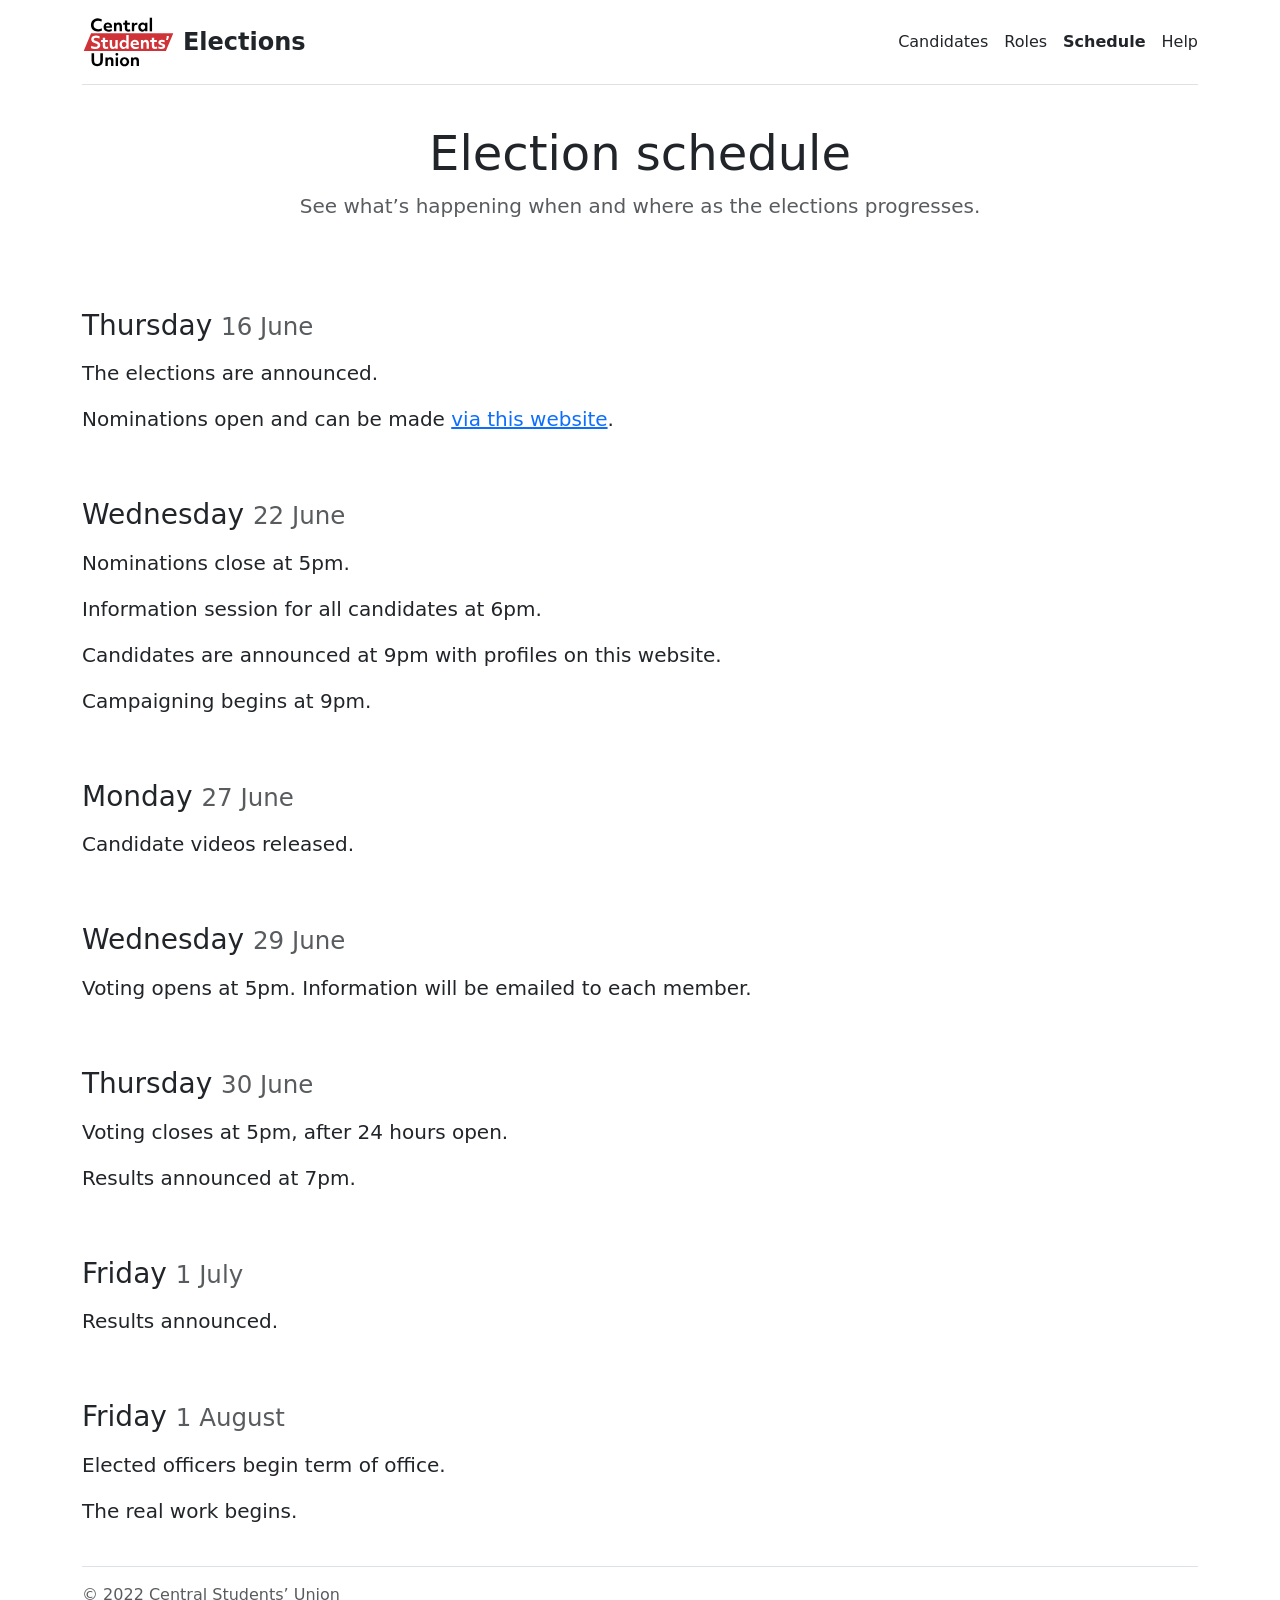
<file: schedule.html>
<!doctype html>
<html lang="en-GB">
	<head>
		<!-- Core meta tags -->
		<meta charset="utf-8">
		<meta name="viewport" content="width=device-width, initial-scale=1">
		<!-- Structured data tags -->
		<title>Election schedule – Central Students’ Union Elections</title>
		<meta name="description" content="Your one stop shop for information and updates on elections for Central Students’ Union.">
		<meta name="author" content="Central Students’ Union">
		<meta property="og:title" content="Election schedule">
		<meta property="og:description" content="Your one stop shop for information and updates on elections for Central Students’ Union.">
		<meta property="og:url" content="https://elections.centralsu.com">
		<meta property="og:locale" content="en_GB">
		<meta property="og:image" content="https://elections.centralsu.com/structured_data/open_graph_logo.png">
		<meta property="og:type" content="website">
		<meta property="og:site_name" content="Central Students’ Union Elections">
		<link rel="canonical" href="https://elections.centralsu.com">
		<link rel="mask-icon" href="structured_data/safari_pinned_tab.svg" color="#dd0613">
		<meta name="apple-mobile-web-app-title" content="Elections">
		<meta name="application-name" content="Elections">
		<!--CSS -->
		<link rel="stylesheet" type="text/css" href="https://cdn.jsdelivr.net/npm/bootstrap@5.1.1/dist/css/bootstrap.min.css" integrity="sha384-F3w7mX95PdgyTmZZMECAngseQB83DfGTowi0iMjiWaeVhAn4FJkqJByhZMI3AhiU" crossorigin="anonymous">
		<link rel="stylesheet" type="text/css" href="https://cdn.jsdelivr.net/npm/bootstrap-icons@1.5.0/font/bootstrap-icons.css">
		<link rel="stylesheet" type="text/css" href="css/style.css">
		<!--Analytics-->
		<script async src="https://www.googletagmanager.com/gtag/js?id=G-0QRQL60HGV"></script>
		<script>
			window.dataLayer = window.dataLayer || [];
			function gtag(){dataLayer.push(arguments);}
			gtag('js', new Date());
			gtag('config', 'G-0QRQL60HGV');
		</script>
	</head>
	<body onload="return random_name()">
		<main>
			<div class="container py-3">
				<header class="d-flex flex-column flex-md-row align-items-center pb-3 mb-4 border-bottom">
					<a href="https://elections.centralsu.com" class="d-flex align-items-center text-dark text-decoration-none">
						<img src="images/csu-logo.svg" onerror="this.src='images/csu-logo.png'" height="52px" alt="Central Students’ Union" class="d-inline-block align-text-top me-2">
						<span class="fs-4 fw-bold cone-icon-text">Elections</span>
					</a>
					<nav class="d-inline-flex mt-2 mt-md-0 ms-md-auto">
						<a class="me-3 py-2 text-dark text-decoration-none" href="candidates">Candidates</a>
						<a class="me-3 py-2 text-dark text-decoration-none" href="roles">Roles</a>
						<a class="me-3 py-2 text-dark text-decoration-none fw-bold active" href="schedule">Schedule</a>
						<!--<a class="me-3 py-2 text-dark text-decoration-none" href="results">Results</a>-->
						<a class="py-2 text-dark text-decoration-none" href="help">Help</a>
					</nav>
				</header>
				<!--<div class="alert alert-warning" role="alert">
					<h4 class="alert-heading">Surge testing</h4>
					<p>A new variant of coronavirus has been found in some areas of London.</p>
					<p>Everyone who lives in, works in, or travels through the boroughs of <a href="https://beta.lambeth.gov.uk/enhanced-coronavirus-covid-19-testing-lambeth" target="_blank" class="alert-link">Lambeth</a> or <a href="https://www.wandsworth.gov.uk/health-and-social-care/public-health/coronavirus/surge-testing" target="_blank" class="alert-link">Wandsworth</a> is strongly encouraged to take a PCR test. You should get a test even if you don’t have any symptoms.</p>
				</div>-->

				<div class="pricing-header p-3 pb-md-4 mx-auto text-center">
					<h2 class="display-5 fw-normal">Election schedule</h1>
					<p class="fs-5 text-muted">See what’s happening when and where as the elections progresses.</p>
				</div>

				<h3 class="mt-5 mb-3">Thursday <small class="text-muted">16 June</small></h3>
				<div class="mb-4">
					<div class="row g-0">
						<div class="col">
							<p class="fs-5">The elections are announced.</p>
							<p class="fs-5">Nominations open and can be made <a href="nominations">via this website</a>.</p>
						</div>
					</div>
				</div>

				<h3 class="mt-5 mb-3">Wednesday <small class="text-muted">22 June</small></h3>
				<div class="mb-4">
					<div class="row g-0">
						<div class="col">
							<p class="fs-5">Nominations close at 5pm.</p>
							<p class="fs-5">Information session for all candidates at 6pm.</p>
							<p class="fs-5">Candidates are announced at 9pm with profiles on this website.</p>
							<p class="fs-5">Campaigning begins at 9pm.</p>
							
						</div>
					</div>
				</div>

				<h3 class="mt-5 mb-3">Monday <small class="text-muted">27 June</small></h3>
				<div class="mb-4">
					<div class="row g-0">
						<div class="col">
							<p class="fs-5">Candidate videos released.</p>
						</div>
					</div>
				</div>

				<h3 class="mt-5 mb-3">Wednesday <small class="text-muted">29 June</small></h3>
				<div class="mb-4">
					<div class="row g-0">
						<div class="col">
							<p class="fs-5">Voting opens at 5pm. Information will be emailed to each member.</p>
						</div>
					</div>
				</div>

				<h3 class="mt-5 mb-3">Thursday <small class="text-muted">30 June</small></h3>
				<div class="mb-4">
					<div class="row g-0">
						<div class="col">
							<p class="fs-5">Voting closes at 5pm, after 24 hours open.</p>
							<p class="fs-5">Results announced at 7pm.</p>
						</div>
					</div>
				</div>

				<h3 class="mt-5 mb-3">Friday <small class="text-muted">1 July</small></h3>
				<div class="mb-4">
					<div class="row g-0">
						<div class="col">
							<p class="fs-5">Results announced.</p>
						</div>
					</div>
				</div>

				<h3 class="mt-5 mb-3">Friday <small class="text-muted">1 August</small></h3>
				<div class="mb-4">
					<div class="row g-0">
						<div class="col">
							<p class="fs-5">Elected officers begin term of office.</p>
							<p class="fs-5">The real work begins.</p>
						</div>
					</div>
				</div>

				<!--<p>Sorry, there seems to be an issue. Why not try again in a bit?</p>-->
				<!--<div class="row g-5">
					<div class="col-md-5 col-lg-4 order-md-last">
						<h4 class="mb-3">Add your name to the list</h4>
						<form action="https://formspree.io/f/mnqlypvo" method="post" target="_top" class="needs-validation mb-3" novalidate>
							<div class="row g-3">
								<div class="col-12">
									<label for="waitingStuNum" class="form-label">Your student number</label>
									<input required type="text" name="waitingStuNum" pattern="[0-9]{6}" minlength="6" maxlength="6" placeholder="123456" class="form-control" id="waitingStuNum">
									<div class="invalid-feedback">What’s your six-digit student number?</div>
									<button class="btn btn-primary text-white btn-lg w-100 mt-3" name="submit" alt="Join the list">Join the list</button>
								</div>
							</div>
						</form>
						<div class="col d-flex align-items-start">
							<div class="text-danger flex-shrink-0 me-1">
								<i class="bi bi-exclamation-circle-fill me-1"></i>
							</div>
							<div class="text-danger">Tickets are one per person and only available to current Central students.</div>
						</div>
					</div>

					<div class="col-md-7 col-lg-8">
						<h4 class="mb-3">About the waiting list</h4>
						<div class="mb-5" id="whatisthelistfor">
							<h5 class="mb-2 fw-bold">What is the list for?</h2>
							<p class="fs-5">If you don’t manage to get a ticket, joining the waiting list means we’ll know to come to you if tickets become available. This could happen if someone returns their ticket to us, we revoke a ticket or we’re allocated more.</p>
						</div>
						<div class="mb-5" id="howwillyoucontactme">
							<h5 class="mb-2 fw-bold">How will you contact me?</h2>
							<p class="fs-5">If we have a ticket available, we’ll send an email to your Central email account. You’ll have a limited time to get back to us before we move on to someone else on the list.</p>
						</div>
						<div class="mb-5" id="canihavemyfriendsticket">
							<h5 class="mb-2 fw-bold">Can I have my friend’s ticket?</h2>
							<p class="fs-5">No, you can’t transfer tickets. If your friend doesn’t want theirs, they’ll need to <a href="help#doyouofferrefund">contact us</a> to get a refund. We’ll then offer the ticket to someone on the waiting list.</p>
						</div>
					</div>
				</div>-->

				<footer class="d-flex flex-wrap justify-content-between align-items-center pt-3 mt-4 text-muted border-top">
					<div class="col-md-4 d-flex align-items-center">
						&copy; 2022 Central Students’ Union
					</div>
					<!--<div class="col-md-2 justify-content-end d-flex">
						<img src="images/dominos_logo.png" alt="The Domino’s Pizza logo" height="32px">
					</div>-->
				</footer>
			</div>
		</main>
		<!-- Random name generator -->
		<script type="text/javascript">
			function random_name() {
				var names = ['Hugh Bonneville', 'Judi Dench', 'Christopher Eccleston', 'Carrie Fisher', 'Martin Freeman', 'Dawn French', 'Sonia Friedman', 'Andrew Garfield', 'Michael Grandage', 'Kit Harrington', 'Cameron Mackintosh', 'James Nesbitt', 'Graham Norton', 'Laurence Olivier', 'Harold Pinter', 'Vanessa Redgrave', 'Tony Robinson', 'Jennifer Saunders', 'Catherine Tate', 'Zoë Wanamaker'];
				name = names[Math.floor(Math.random() * names.length)];
				document.getElementById('ticketName').setAttribute("placeholder", name)
			}
		</script>
		<!-- Form validation engine to disable submission with invalid field -->
		<script>
			(function () {
				'use strict'
				var forms = document.querySelectorAll('.needs-validation')
				Array.prototype.slice.call(forms)
					.forEach(function (form) {
						form.addEventListener('submit', function (event) {
							if (!form.checkValidity()) {
								event.preventDefault()
								event.stopPropagation()
							}

							form.classList.add('was-validated')
						}, false)
					})
			})()
		</script>
		<!-- JS import -->
		<script src="https://cdn.jsdelivr.net/npm/bootstrap@5.0.0-beta3/dist/js/bootstrap.bundle.min.js" integrity="sha384-JEW9xMcG8R+pH31jmWH6WWP0WintQrMb4s7ZOdauHnUtxwoG2vI5DkLtS3qm9Ekf" crossorigin="anonymous"></script>
	</body>
</html>
</file>
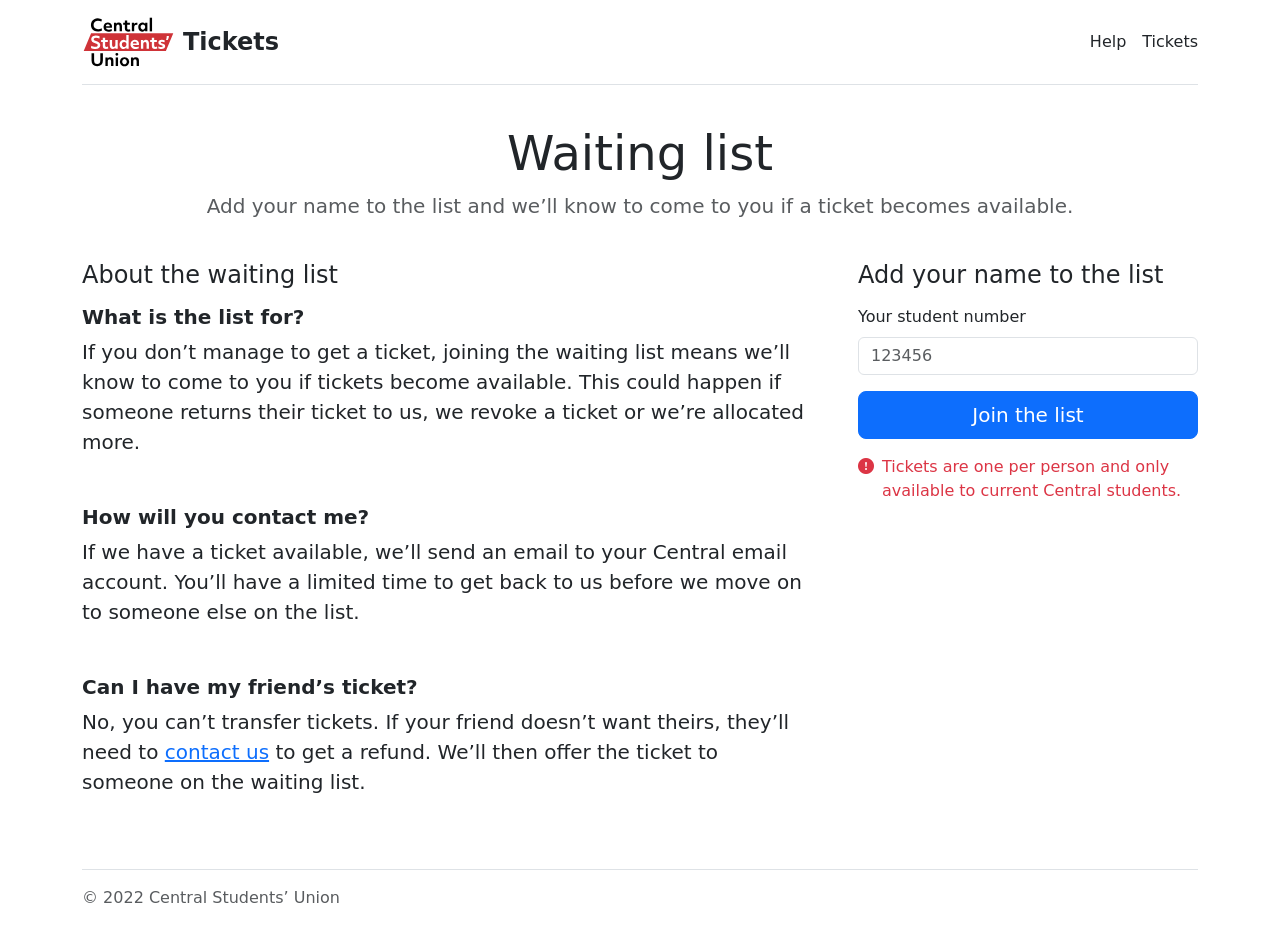
<file: waiting.html>
<!doctype html>
<html lang="en-GB">
	<head>
		<!-- Core meta tags -->
		<meta charset="utf-8">
		<meta name="viewport" content="width=device-width, initial-scale=1">
		<!-- Structured data tags -->
		<title>Waiting list – Central Students’ Union Tickets</title>
		<meta name="description" content="Your place to buy tickets for events from Central Students’ Union.">
		<meta name="author" content="Central Students’ Union">
		<meta property="og:title" content="Waiting list">
		<meta property="og:description" content="Your place to buy tickets for events from Central Students’ Union.">
		<meta property="og:url" content="https://tickets.centralsu.com">
		<meta property="og:locale" content="en_GB">
		<meta property="og:image" content="https://tickets.centralsu.com/structured_data/open_graph_logo.png">
		<meta property="og:type" content="website">
		<meta property="og:site_name" content="Central Students’ Union Tickets">
		<link rel="canonical" href="https://tickets.centralsu.com">
		<link rel="mask-icon" href="structured_data/safari_pinned_tab.svg" color="#dd0613">
		<meta name="apple-mobile-web-app-title" content="Tickets">
		<meta name="application-name" content="Tickets">
		<!--CSS -->
		<link rel="stylesheet" type="text/css" href="https://cdn.jsdelivr.net/npm/bootstrap@5.1.1/dist/css/bootstrap.min.css" integrity="sha384-F3w7mX95PdgyTmZZMECAngseQB83DfGTowi0iMjiWaeVhAn4FJkqJByhZMI3AhiU" crossorigin="anonymous">
		<link rel="stylesheet" type="text/css" href="https://cdn.jsdelivr.net/npm/bootstrap-icons@1.5.0/font/bootstrap-icons.css">
		<link rel="stylesheet" type="text/css" href="css/style.css">
		<!--Analytics-->
		<script async src="https://www.googletagmanager.com/gtag/js?id=G-Q69JVL068Q"></script>
		<script>
			window.dataLayer = window.dataLayer || [];
			function gtag(){dataLayer.push(arguments);}
			gtag('js', new Date());
			gtag('config', 'G-Z7H93P8557');
		</script>
	</head>
	<body onload="return random_name()">
		<main>
			<div class="container py-3">
				<header class="d-flex flex-column flex-md-row align-items-center pb-3 mb-4 border-bottom">
					<a href="https://tickets.centralsu.com" class="d-flex align-items-center text-dark text-decoration-none">
						<img src="images/csu-logo.svg" onerror="this.src='images/csu-logo.png'" height="52px" alt="Central Students’ Union" class="d-inline-block align-text-top me-2">
						<span class="fs-4 fw-bold cone-icon-text">Tickets</span>
					</a>
					<nav class="d-inline-flex mt-2 mt-md-0 ms-md-auto">
						<a class="me-3 py-2 text-dark text-decoration-none" href="help">Help</a>
						<a class="py-2 text-dark text-decoration-none" href="tickets">Tickets</a>
					</nav>
				</header>
				<!--<div class="alert alert-warning" role="alert">
					<h4 class="alert-heading">Surge testing</h4>
					<p>A new variant of coronavirus has been found in some areas of London.</p>
					<p>Everyone who lives in, works in, or travels through the boroughs of <a href="https://beta.lambeth.gov.uk/enhanced-coronavirus-covid-19-testing-lambeth" target="_blank" class="alert-link">Lambeth</a> or <a href="https://www.wandsworth.gov.uk/health-and-social-care/public-health/coronavirus/surge-testing" target="_blank" class="alert-link">Wandsworth</a> is strongly encouraged to take a PCR test. You should get a test even if you don’t have any symptoms.</p>
				</div>-->

				<div class="pricing-header p-3 pb-md-4 mx-auto text-center">
					<h2 class="display-5 fw-normal">Waiting list</h1>
					<p class="fs-5 text-muted">Add your name to the list and we’ll know to come to you if a ticket becomes available.</p>
				</div>

				<div class="row g-5">
					<div class="col-md-5 col-lg-4 order-md-last">
						<h4 class="mb-3">Add your name to the list</h4>
						<form action="https://formspree.io/f/mnqlypvo" method="post" target="_top" class="needs-validation mb-3" novalidate>
							<div class="row g-3">
								<div class="col-12">
									<label for="waitingStuNum" class="form-label">Your student number</label>
									<input required type="text" name="waitingStuNum" pattern="[0-9]{6}" minlength="6" maxlength="6" placeholder="123456" class="form-control" id="waitingStuNum">
									<div class="invalid-feedback">What’s your six-digit student number?</div>
									<button class="btn btn-primary text-white btn-lg w-100 mt-3" name="submit" alt="Join the list">Join the list</button>
								</div>
							</div>
						</form>
						<div class="col d-flex align-items-start">
							<div class="text-danger flex-shrink-0 me-1">
								<i class="bi bi-exclamation-circle-fill me-1"></i>
							</div>
							<div class="text-danger">Tickets are one per person and only available to current Central students.</div>
						</div>
					</div>

					<div class="col-md-7 col-lg-8">
						<h4 class="mb-3">About the waiting list</h4>
						<div class="mb-5" id="whatisthelistfor">
							<h5 class="mb-2 fw-bold">What is the list for?</h2>
							<p class="fs-5">If you don’t manage to get a ticket, joining the waiting list means we’ll know to come to you if tickets become available. This could happen if someone returns their ticket to us, we revoke a ticket or we’re allocated more.</p>
						</div>
						<div class="mb-5" id="howwillyoucontactme">
							<h5 class="mb-2 fw-bold">How will you contact me?</h2>
							<p class="fs-5">If we have a ticket available, we’ll send an email to your Central email account. You’ll have a limited time to get back to us before we move on to someone else on the list.</p>
						</div>
						<div class="mb-5" id="canihavemyfriendsticket">
							<h5 class="mb-2 fw-bold">Can I have my friend’s ticket?</h2>
							<p class="fs-5">No, you can’t transfer tickets. If your friend doesn’t want theirs, they’ll need to <a href="help#doyouofferrefund">contact us</a> to get a refund. We’ll then offer the ticket to someone on the waiting list.</p>
						</div>
					</div>
				</div>

				<footer class="d-flex flex-wrap justify-content-between align-items-center pt-3 mt-4 text-muted border-top">
					<div class="col-md-4 d-flex align-items-center">
						&copy; 2022 Central Students’ Union
					</div>
					<!--<div class="col-md-2 justify-content-end d-flex">
						<img src="images/dominos_logo.png" alt="The Domino’s Pizza logo" height="32px">
					</div>-->
				</footer>
			</div>
		</main>
		<!-- Random name generator -->
		<script type="text/javascript">
			function random_name() {
				var names = ['Hugh Bonneville', 'Judi Dench', 'Christopher Eccleston', 'Carrie Fisher', 'Martin Freeman', 'Dawn French', 'Sonia Friedman', 'Andrew Garfield', 'Michael Grandage', 'Kit Harrington', 'Cameron Mackintosh', 'James Nesbitt', 'Graham Norton', 'Laurence Olivier', 'Harold Pinter', 'Vanessa Redgrave', 'Tony Robinson', 'Jennifer Saunders', 'Catherine Tate', 'Zoë Wanamaker'];
				name = names[Math.floor(Math.random() * names.length)];
				document.getElementById('ticketName').setAttribute("placeholder", name)
			}
		</script>
		<!-- Form validation engine to disable submission with invalid field -->
		<script>
			(function () {
				'use strict'
				var forms = document.querySelectorAll('.needs-validation')
				Array.prototype.slice.call(forms)
					.forEach(function (form) {
						form.addEventListener('submit', function (event) {
							if (!form.checkValidity()) {
								event.preventDefault()
								event.stopPropagation()
							}

							form.classList.add('was-validated')
						}, false)
					})
			})()
		</script>
		<!-- JS import -->
		<script src="https://cdn.jsdelivr.net/npm/bootstrap@5.0.0-beta3/dist/js/bootstrap.bundle.min.js" integrity="sha384-JEW9xMcG8R+pH31jmWH6WWP0WintQrMb4s7ZOdauHnUtxwoG2vI5DkLtS3qm9Ekf" crossorigin="anonymous"></script>
	</body>
</html>
</file>
<file: css/style.css>
:root {
	--special-purple:  #5c21b5;
	--special-green:  #cfff00;
	--special-pink:  #ee3ec9;
	--special-orange:  #ef7937;
}

.bi {
  /* vertical-align: -.125em; Not needed for <i> tags */
  fill: currentColor;
}

.feature-icon {
	display: inline-flex;
	align-items: center;
	justify-content: center;
	width: 4rem;
	height: 4rem;
	margin-bottom: 1rem;
	font-size: 2rem;
	color: #fff;
	border-radius: .75rem;
}

.icon-link {
  display: inline-flex;
  align-items: center;
}
.icon-link > .bi {
  margin-top: .125rem;
  margin-left: .125rem;
  transition: transform .25s ease-in-out;
  fill: currentColor;
}
.icon-link-fwd:hover > .bi {
  transform: translate(.25rem);
}
.icon-link-back:hover > .bi {
  transform: translate(-.25rem);
}

.bg-special-purple {
	background-color: var(--special-purple);
}

.border-special-purple {
	border-color:  var(--special-purple);
}

.cone-icon {
	color: var(--special-purple);
	/* stroke: var(--special-purple);
	stroke-width: 0.2px; */
}

.cone-icon-text {
	color: var(--bs-dark);
}

.disabled-anchor {
	pointer-events: none;
}

.small-caps {
	font-variant: small-caps;
}

.citymapper-link {
	color: ;
}

.do-not-round-bottom-start-corner {
	border-bottom-left-radius: 0rem!important;
}

.cover-placeholder {
	text-anchor: middle;
}
</file>
